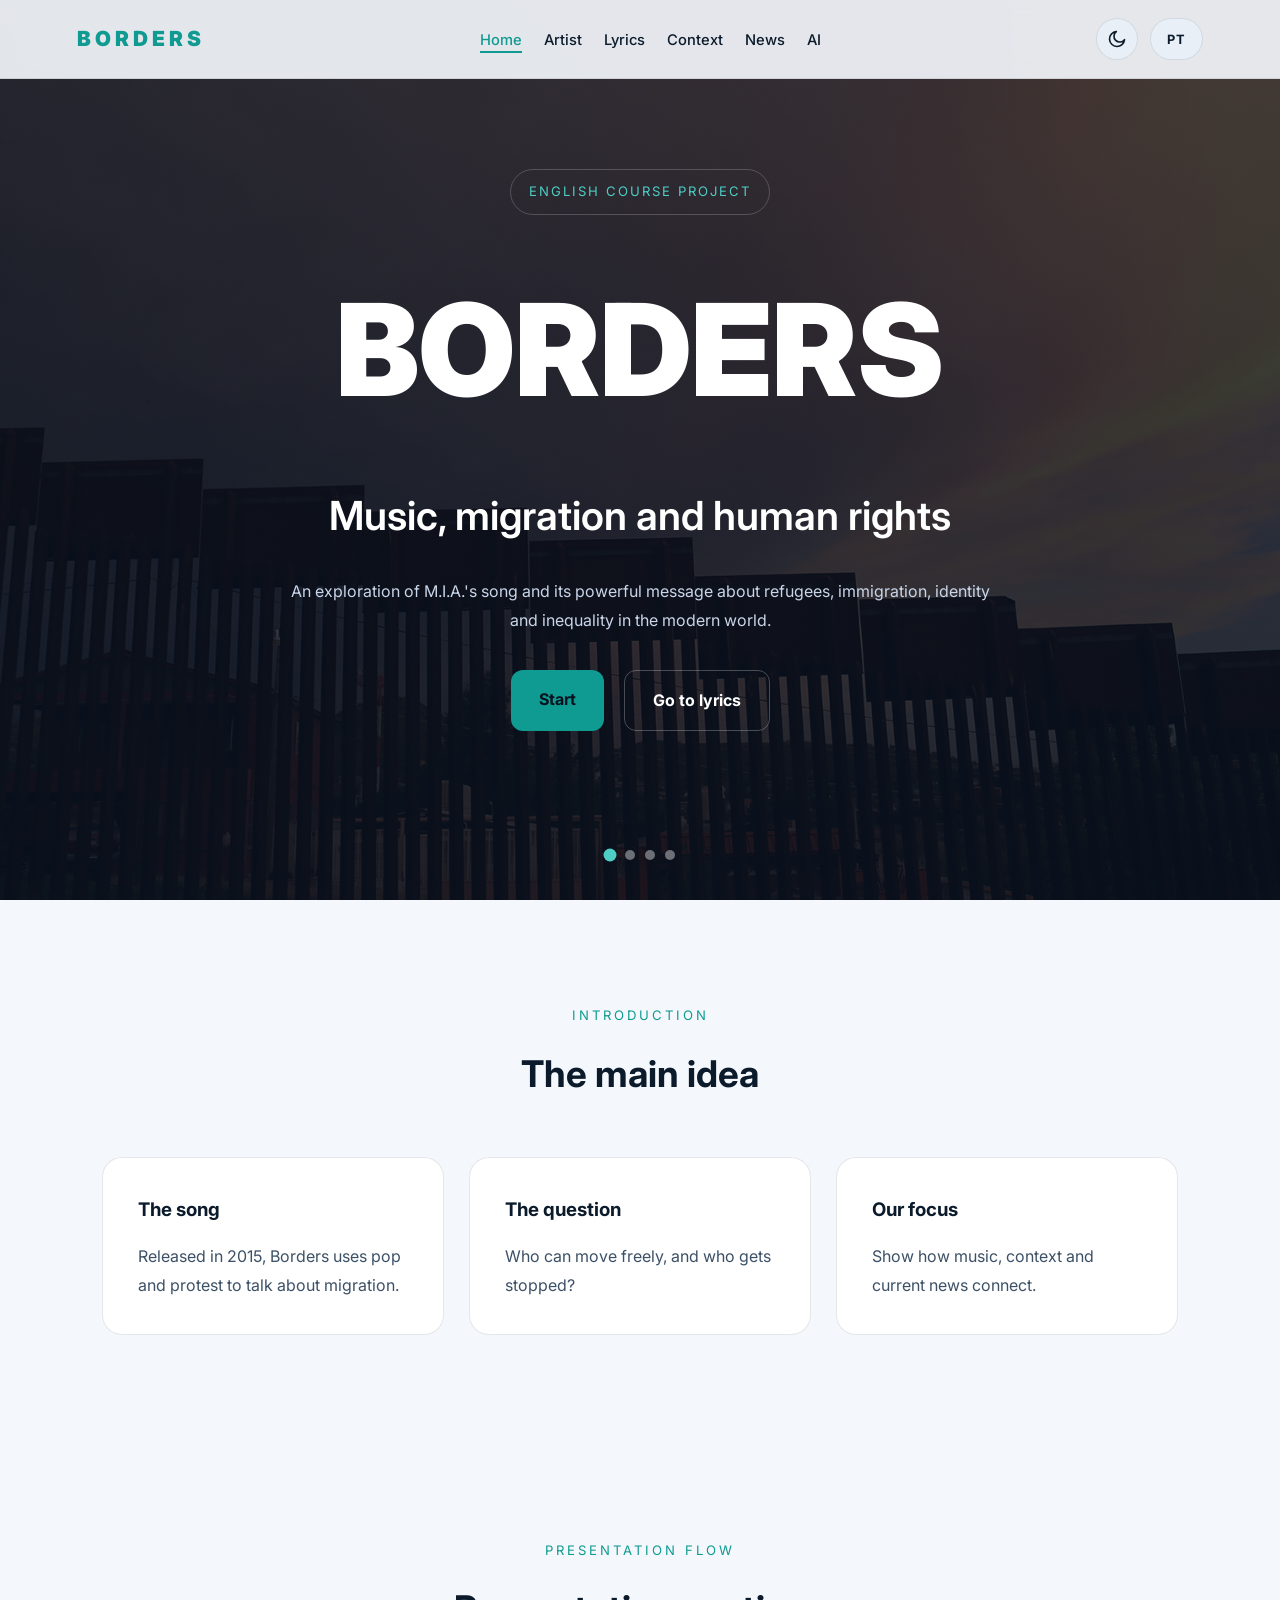
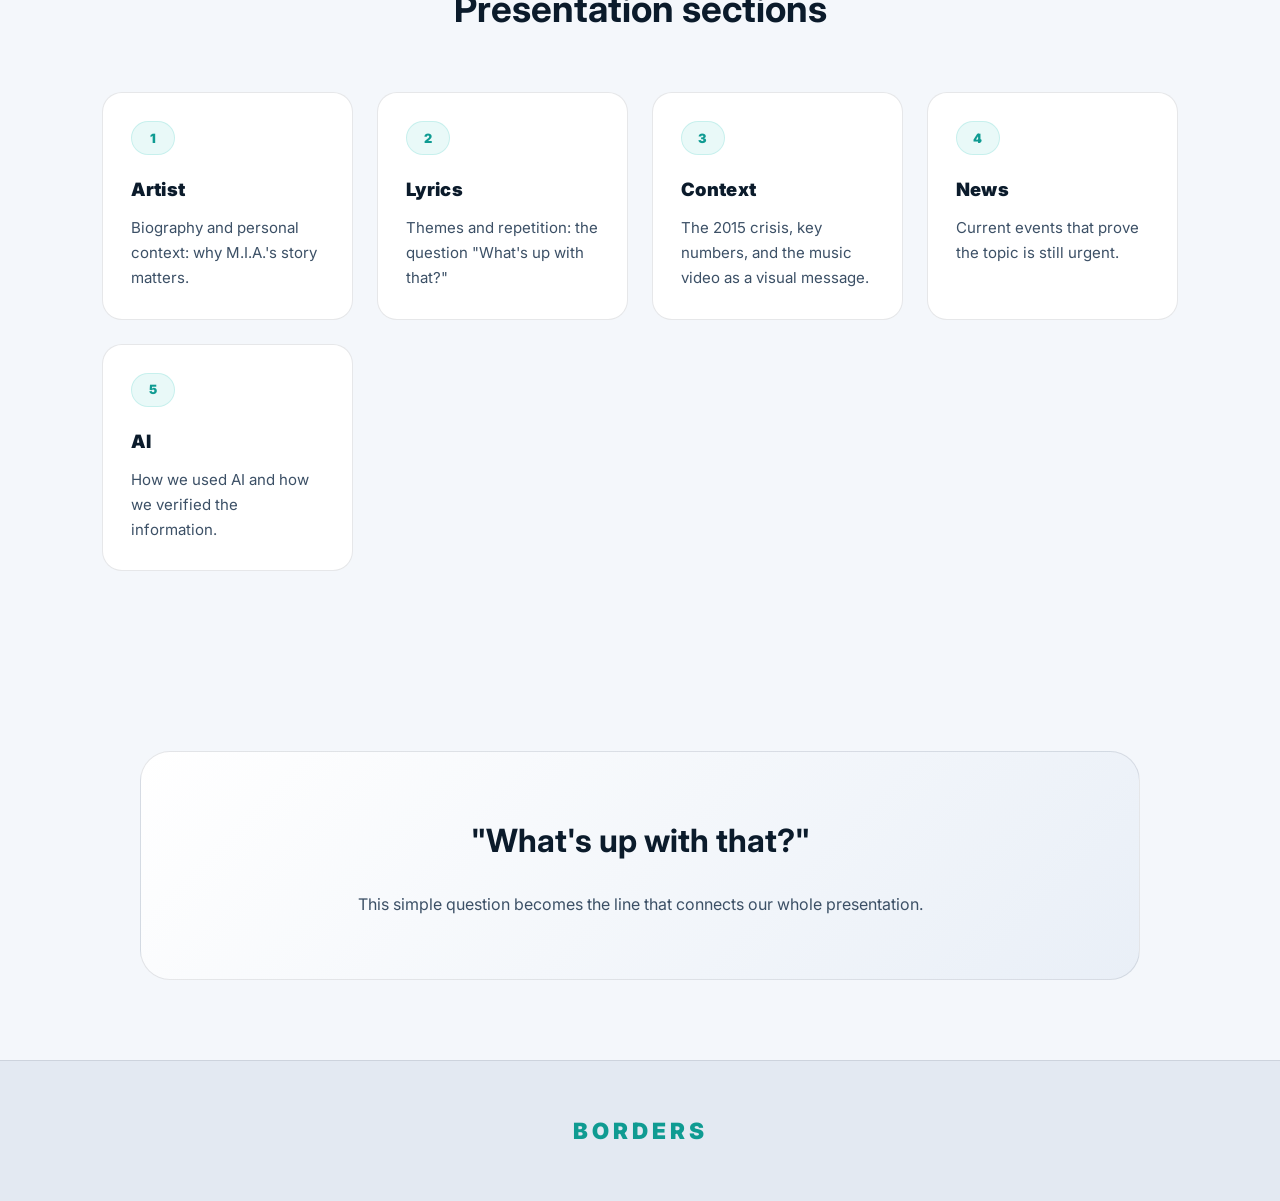
<file: index.html>
<!doctype html>
<html lang="en">
  <head>
    <meta charset="UTF-8" />
    <meta name="viewport" content="width=device-width, initial-scale=1.0" />
    <title data-pt="Borders | Apresentação ao Vivo">Borders | Live Presentation</title>
    <link rel="stylesheet" href="style.css" />
  </head>
  <body>
    <header class="hero">
      <nav class="navbar">
        <div class="logo">BORDERS</div>
        <button class="hamburger" id="hamburger-toggle" aria-label="Toggle menu" aria-expanded="false">
          <span></span>
          <span></span>
          <span></span>
        </button>
        <ul class="menu">
          <li><a href="index.html" data-pt="Início">Home</a></li>
          <li><a href="artista.html" data-pt="Artista">Artist</a></li>
          <li><a href="letra.html" data-pt="Letra">Lyrics</a></li>
          <li><a href="contexto.html" data-pt="Contexto">Context</a></li>
          <li><a href="noticias.html" data-pt="Notícias">News</a></li>
          <li><a href="ia.html" data-pt="IA">AI</a></li>
        </ul>
        <div class="nav-actions">
          <button class="nav-btn" id="theme-toggle" aria-label="Switch to light mode">
            <svg class="theme-icon-sun" viewBox="0 0 24 24" fill="none" stroke-width="2" stroke-linecap="round" stroke-linejoin="round">
              <circle cx="12" cy="12" r="4"></circle>
              <path d="M12 2v2M12 20v2M4.93 4.93l1.41 1.41M17.66 17.66l1.41 1.41M2 12h2M20 12h2M4.93 19.07l1.41-1.41M17.66 6.34l1.41-1.41"></path>
            </svg>
            <svg class="theme-icon-moon" viewBox="0 0 24 24" fill="none" stroke-width="2" stroke-linecap="round" stroke-linejoin="round">
              <path d="M21 12.79A9 9 0 1111.21 3a7 7 0 109.79 9.79z"></path>
            </svg>
          </button>
          <button class="nav-btn lang-btn" id="lang-toggle" aria-label="Mudar para português">PT</button>
        </div>
      </nav>

      <div class="hero-slides">
        <div class="hero-slide is-active" style="background-image: url('img/28-border-wall.jpg')"></div>
        <div class="hero-slide" style="background-image: url('img/Border_USA_Mexico.jpg')"></div>
        <div class="hero-slide" style="background-image: url('img/pngtree-mexican-border-fence-squats-down-at-sunset-picture-image_2655631.png')"></div>
        <div class="hero-slide" style="background-image: url('img/pexels-photo-29655765.jpg')"></div>
      </div>

      <div class="hero-overlay"></div>

      <div class="hero-content">
        <span class="category" data-pt="PROJETO DE INGLÊS">ENGLISH COURSE PROJECT</span>
        <h1>BORDERS</h1>
        <h2 data-pt="Música, migração e direitos humanos">Music, migration and human rights</h2>
        <p data-pt="Uma análise da música de M.I.A. e sua poderosa mensagem sobre refugiados, imigração, identidade e desigualdade no mundo moderno. ">
          An exploration of M.I.A.'s song and its powerful message about refugees, immigration, identity and inequality in the modern world.
        </p>
        <div class="hero-buttons">
          <a href="#intro" class="btn-primary" data-pt="Começar">Start</a>
          <a href="letra.html" class="btn-secondary" data-pt="Ir para a letra">Go to lyrics</a>
        </div>
      </div>

      <div class="hero-dots">
        <button class="hero-dot is-active" aria-label="Slide 1"></button>
        <button class="hero-dot" aria-label="Slide 2"></button>
        <button class="hero-dot" aria-label="Slide 3"></button>
        <button class="hero-dot" aria-label="Slide 4"></button>
      </div>
    </header>

    <main>
      <section id="intro" class="intro-section">
        <div class="section-title">
          <span data-pt="INTRODUÇÃO">INTRODUCTION</span>
          <h2 data-pt="A ideia central">The main idea</h2>
        </div>
        <div class="intro-grid">
          <div class="card">
            <h3 data-pt="A música">The song</h3>
            <p data-pt="Lançada em 2015, Borders usa pop e protesto para falar de migração.">
              Released in 2015, Borders uses pop and protest to talk about migration.
            </p>
          </div>
          <div class="card">
            <h3 data-pt="A pergunta">The question</h3>
            <p data-pt="Quem pode circular livremente e quem é barrado?">
              Who can move freely, and who gets stopped?
            </p>
          </div>
          <div class="card">
            <h3 data-pt="Nosso foco">Our focus</h3>
            <p data-pt="Mostrar como música, contexto e notícias se conectam.">
              Show how music, context and current news connect.
            </p>
          </div>
        </div>
      </section>

      <section class="content-section">
        <div class="section-title">
          <span data-pt="FLUXO DA APRESENTAÇÃO">PRESENTATION FLOW</span>
          <h2 data-pt="Seções da apresentação">Presentation sections</h2>
        </div>
        <ol class="flow-list">
          <li>
            <a href="artista.html">
              <span class="step">1</span>
              <span class="flow-text">
                <span class="flow-title" data-pt="Artista">Artist</span>
                <span
                  class="flow-desc"
                  data-pt="Biografia e contexto pessoal: por que a história de M.I.A. importa."
                >
                  Biography and personal context: why M.I.A.'s story matters.
                </span>
              </span>
            </a>
          </li>
          <li>
            <a href="letra.html">
              <span class="step">2</span>
              <span class="flow-text">
                <span class="flow-title" data-pt="Letra">Lyrics</span>
                <span
                  class="flow-desc"
                  data-pt="Temas e repetição: a pergunta &quot;What’s up with that?&quot;."
                >
                  Themes and repetition: the question "What's up with that?"
                </span>
              </span>
            </a>
          </li>
          <li>
            <a href="contexto.html">
              <span class="step">3</span>
              <span class="flow-text">
                <span class="flow-title" data-pt="Contexto">Context</span>
                <span
                  class="flow-desc"
                  data-pt="Crise de 2015, números e o videoclipe como mensagem visual."
                >
                  The 2015 crisis, key numbers, and the music video as a visual message.
                </span>
              </span>
            </a>
          </li>
          <li>
            <a href="noticias.html">
              <span class="step">4</span>
              <span class="flow-text">
                <span class="flow-title" data-pt="Notícias">News</span>
                <span
                  class="flow-desc"
                  data-pt="Atualidades que provam que o tema continua urgente."
                >
                  Current events that prove the topic is still urgent.
                </span>
              </span>
            </a>
          </li>
          <li>
            <a href="ia.html">
              <span class="step">5</span>
              <span class="flow-text">
                <span class="flow-title" data-pt="IA">AI</span>
                <span
                  class="flow-desc"
                  data-pt="Como usamos IA e como verificamos as informações."
                >
                  How we used AI and how we verified the information.
                </span>
              </span>
            </a>
          </li>
        </ol>
      </section>

      <section class="quote-section">
        <div class="quote-box">
          <h2 data-pt='"O que há de errado com isso?"'>"What's up with that?"</h2>
          <p data-pt="Essa pergunta simples vira a linha que conecta toda a nossa apresentação.">
            This simple question becomes the line that connects our whole presentation.
          </p>
        </div>
      </section>
    </main>

    <footer>
      <a href="#" class="footer-logo">BORDERS</a>
    </footer>
    <script src="script.js"></script>
  </body>
</html>
</file>
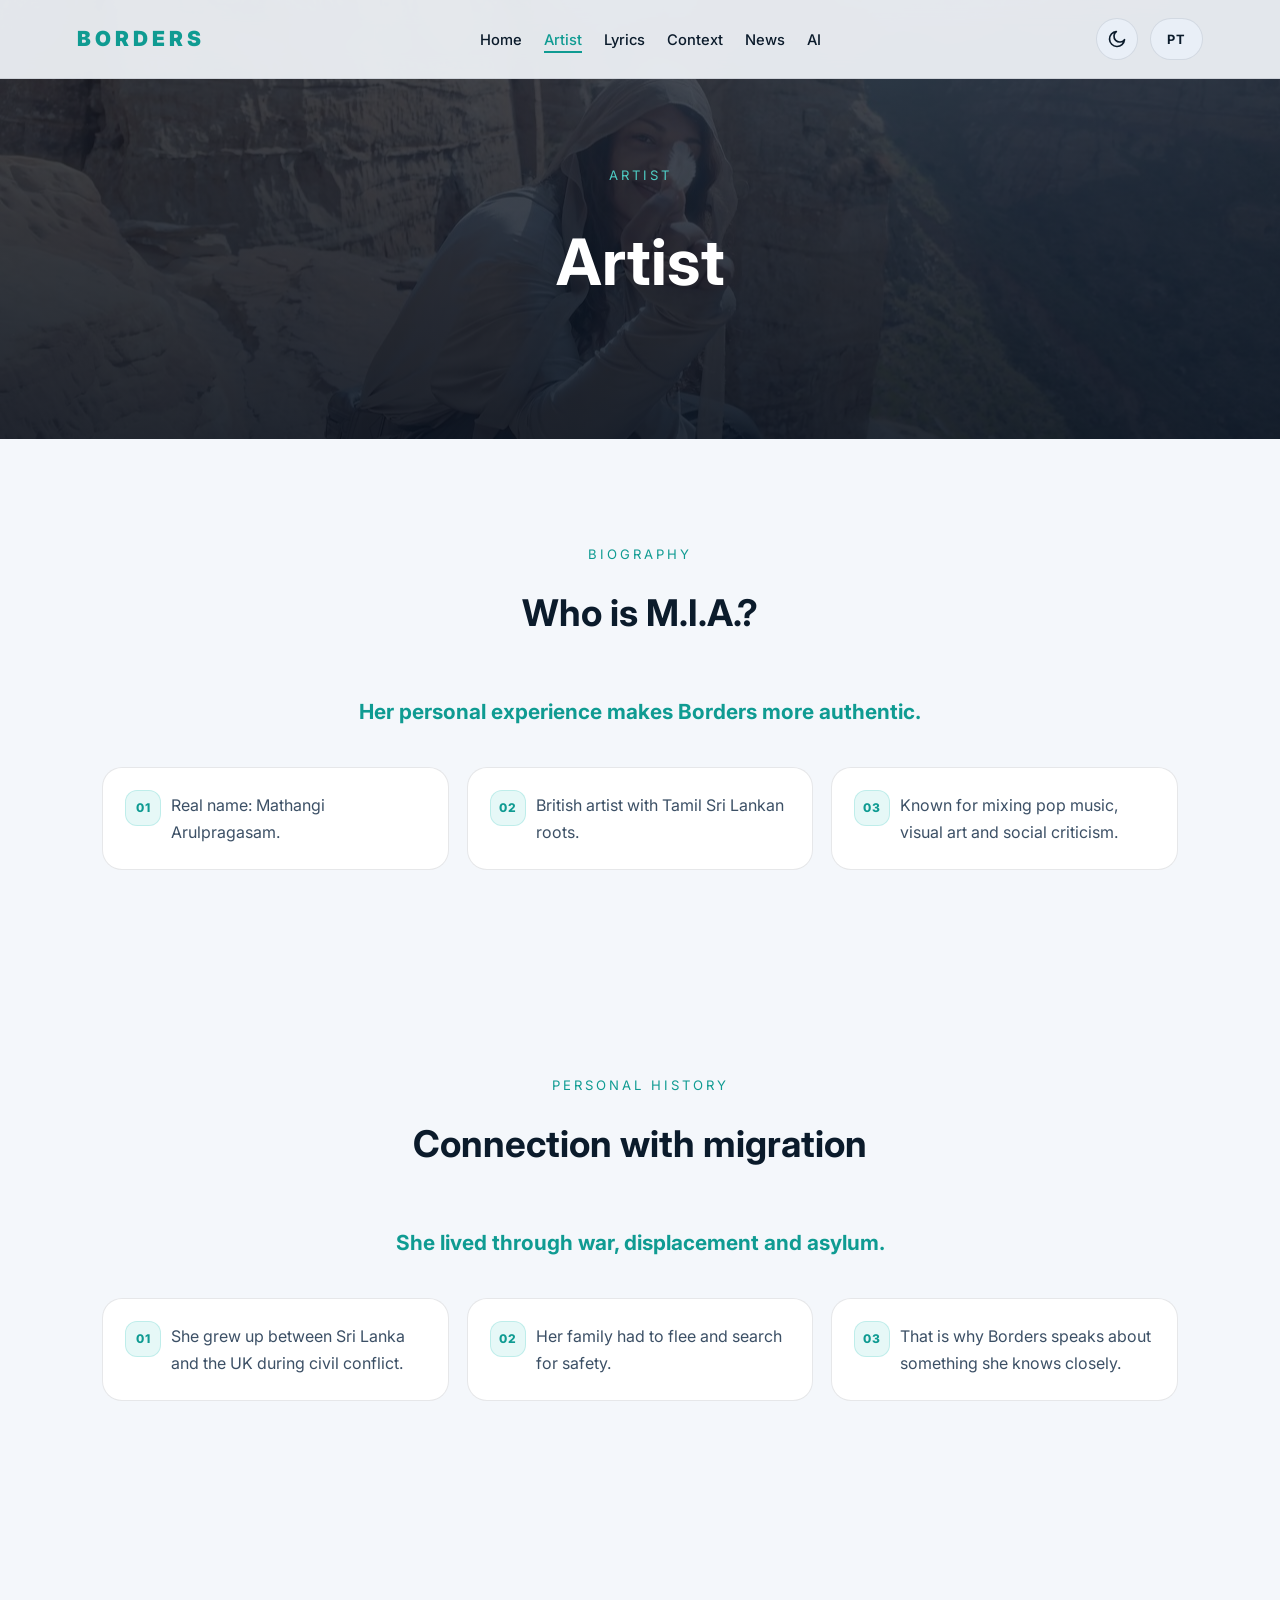
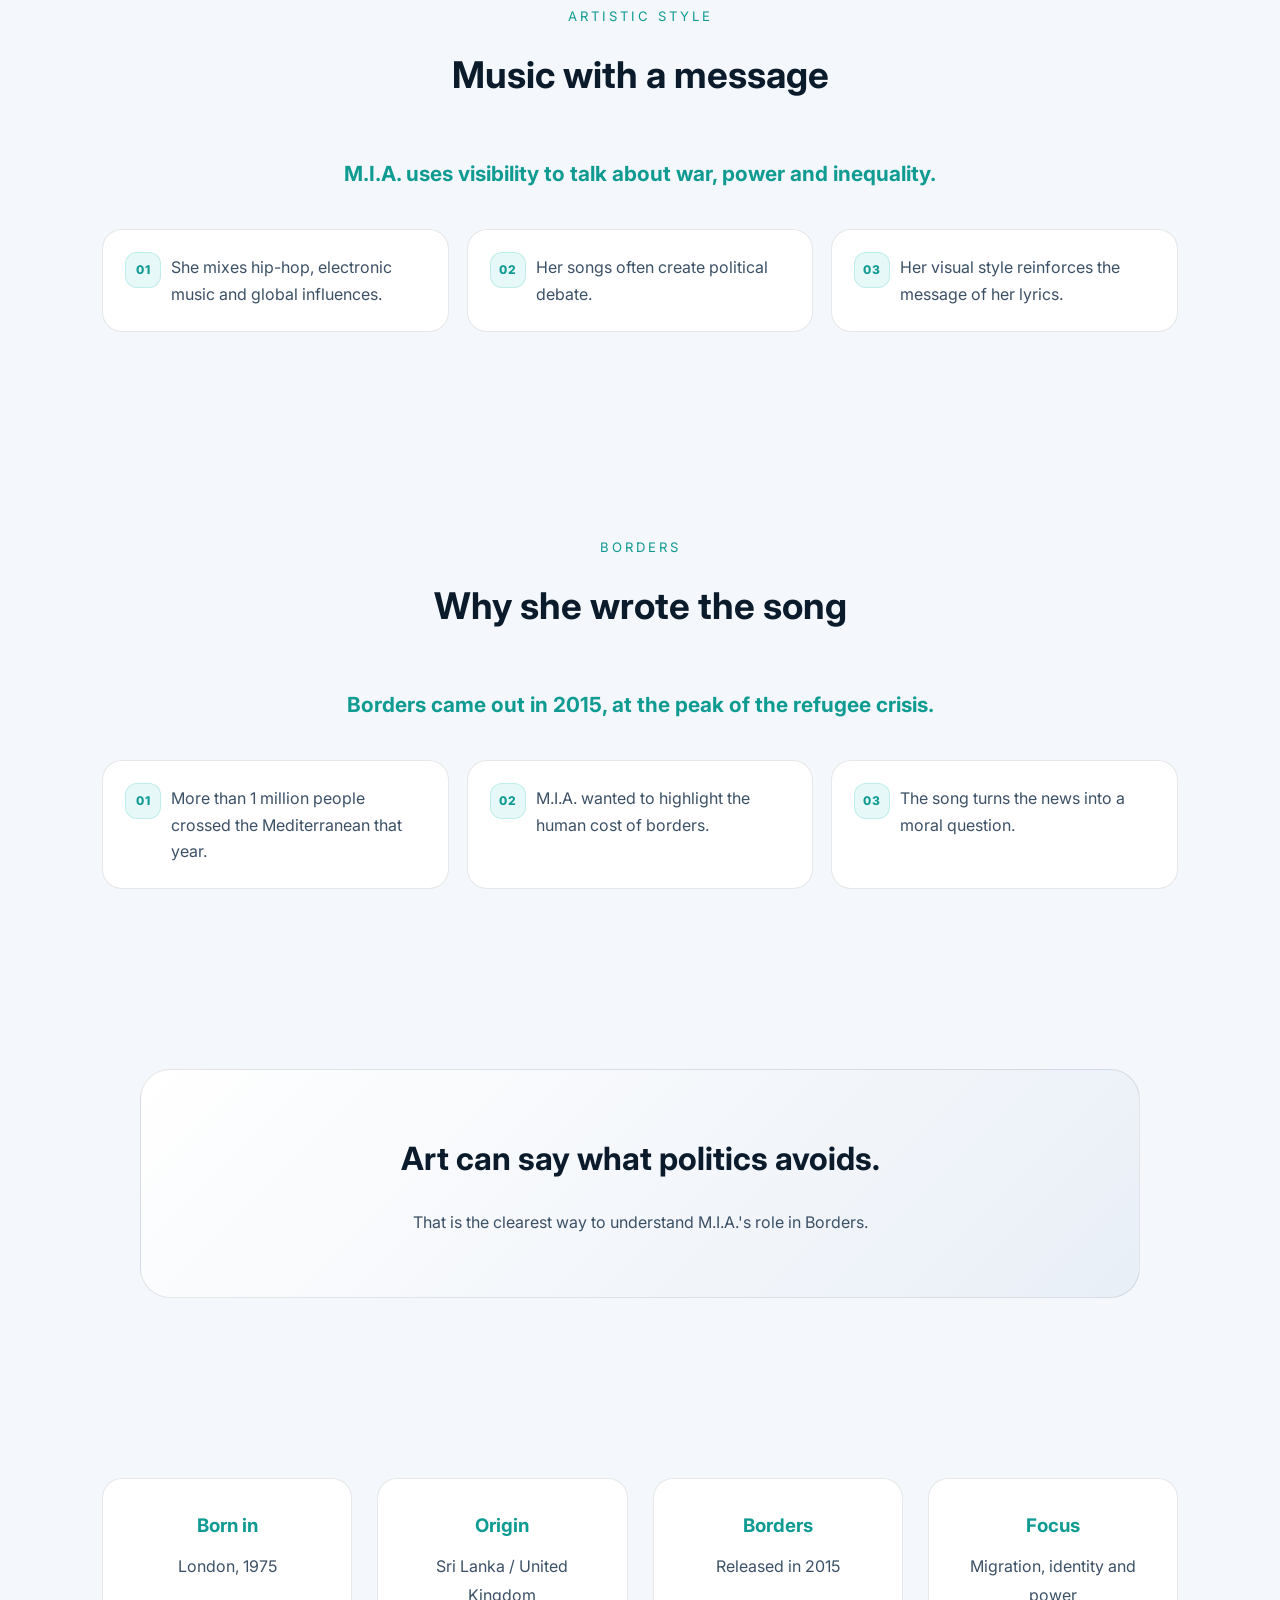
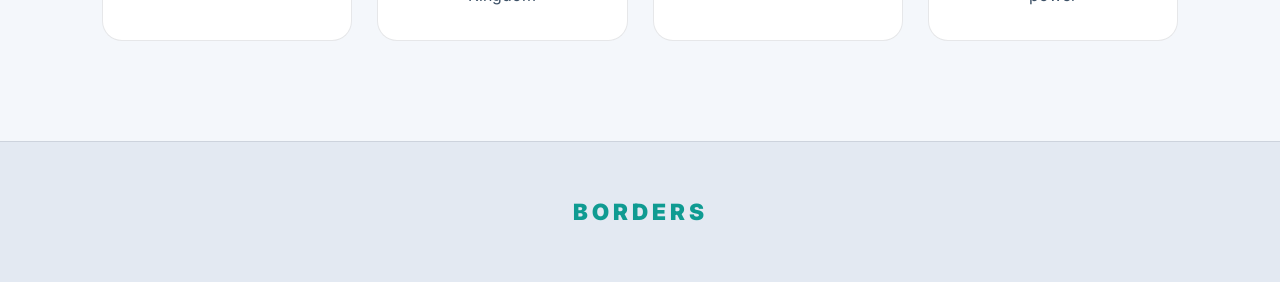
<file: artista.html>
<!doctype html>
<html lang="en">
  <head>
    <meta charset="UTF-8" />
    <meta name="viewport" content="width=device-width, initial-scale=1.0" />
    <title data-pt="Artista | Borders">Artist | Borders</title>
    <link rel="stylesheet" href="style.css" />
  </head>
  <body>
    <header class="page-hero" style="background: linear-gradient(rgba(7, 17, 31, 0.7), rgba(7, 17, 31, 0.88)), url('img/maxresdefault.jpg'); background-size: cover; background-position: center; background-repeat: no-repeat;">

<nav class="navbar">
  <div class="logo">BORDERS</div>
  <button class="hamburger" id="hamburger-toggle" aria-label="Toggle menu" aria-expanded="false">
    <span></span>
    <span></span>
    <span></span>
  </button>
  <ul class="menu">
    <li><a href="index.html" data-pt="Início">Home</a></li>
    <li><a href="artista.html" data-pt="Artista">Artist</a></li>
    <li><a href="letra.html" data-pt="Letra">Lyrics</a></li>
    <li><a href="contexto.html" data-pt="Contexto">Context</a></li>
    <li><a href="noticias.html" data-pt="Notícias">News</a></li>
    <li><a href="ia.html" data-pt="IA">AI</a></li>
  </ul>
  <div class="nav-actions">
    <button class="nav-btn" id="theme-toggle" aria-label="Switch to light mode">
      <svg class="theme-icon-sun" viewBox="0 0 24 24" fill="none" stroke-width="2" stroke-linecap="round" stroke-linejoin="round">
        <circle cx="12" cy="12" r="4"></circle>
        <path d="M12 2v2M12 20v2M4.93 4.93l1.41 1.41M17.66 17.66l1.41 1.41M2 12h2M20 12h2M4.93 19.07l1.41-1.41M17.66 6.34l1.41-1.41"></path>
      </svg>
      <svg class="theme-icon-moon" viewBox="0 0 24 24" fill="none" stroke-width="2" stroke-linecap="round" stroke-linejoin="round">
        <path d="M21 12.79A9 9 0 1111.21 3a7 7 0 109.79 9.79z"></path>
      </svg>
    </button>
    <button class="nav-btn lang-btn" id="lang-toggle" aria-label="Mudar para português">PT</button>
  </div>
</nav>

      <div class="page-title">
        <span data-pt="ARTISTA">ARTIST</span>
        <h1 data-pt="Artista">Artist</h1>
      </div>
    </header>
    <main>

<section class="content-section">
  <div class="section-title">
    <span data-pt="BIOGRAFIA">BIOGRAPHY</span>
    <h2 data-pt="Quem é M.I.A.?">Who is M.I.A.?</h2>
  </div>
  <p class="key-line" data-pt="A experiência pessoal dela torna Borders mais autêntica.">Her personal experience makes Borders more authentic.</p>
  <div class="content-card">
    <ul class="talk-points">
      <li data-pt="Nome real: Mathangi Arulpragasam.">Real name: Mathangi Arulpragasam.</li>
      <li data-pt="Artista britânica com origem tâmil do Sri Lanka.">British artist with Tamil Sri Lankan roots.</li>
      <li data-pt="Conhecida por unir música pop, arte visual e crítica social.">Known for mixing pop music, visual art and social criticism.</li>
    </ul>
  </div>
</section>

<section class="content-section">
  <div class="section-title">
    <span data-pt="HISTÓRIA PESSOAL">PERSONAL HISTORY</span>
    <h2 data-pt="Ligação com migração">Connection with migration</h2>
  </div>
  <p class="key-line" data-pt="Ela viveu guerra, deslocamento e pedido de asilo.">She lived through war, displacement and asylum.</p>
  <div class="content-card">
    <ul class="talk-points">
      <li data-pt="Cresceu entre Sri Lanka e Reino Unido durante conflito civil.">She grew up between Sri Lanka and the UK during civil conflict.</li>
      <li data-pt="A família precisou fugir e buscar segurança.">Her family had to flee and search for safety.</li>
      <li data-pt="Por isso, Borders fala de algo que ela conhece de perto.">That is why Borders speaks about something she knows closely.</li>
    </ul>
  </div>
</section>

<section class="content-section">
  <div class="section-title">
    <span data-pt="ESTILO ARTÍSTICO">ARTISTIC STYLE</span>
    <h2 data-pt="Música com mensagem">Music with a message</h2>
  </div>
  <p class="key-line" data-pt="M.I.A. usa visibilidade para falar de guerra, poder e desigualdade.">M.I.A. uses visibility to talk about war, power and inequality.</p>
  <div class="content-card">
    <ul class="talk-points">
      <li data-pt="Mistura hip-hop, eletrônica e influências globais.">She mixes hip-hop, electronic music and global influences.</li>
      <li data-pt="Suas músicas costumam provocar debate político.">Her songs often create political debate.</li>
      <li data-pt="A estética visual dela reforça a mensagem das letras.">Her visual style reinforces the message of her lyrics.</li>
    </ul>
  </div>
</section>

<section class="content-section">
  <div class="section-title">
    <span>BORDERS</span>
    <h2 data-pt="Por que ela escreveu a música">Why she wrote the song</h2>
  </div>
  <p class="key-line" data-pt="Borders saiu em 2015, no auge da crise de refugiados.">Borders came out in 2015, at the peak of the refugee crisis.</p>
  <div class="content-card">
    <ul class="talk-points">
      <li data-pt="Mais de 1 milhão de pessoas cruzaram o Mediterrâneo naquele ano.">More than 1 million people crossed the Mediterranean that year.</li>
      <li data-pt="M.I.A. quis chamar atenção para o custo humano das fronteiras.">M.I.A. wanted to highlight the human cost of borders.</li>
      <li data-pt="A música transforma notícia em pergunta moral.">The song turns the news into a moral question.</li>
    </ul>
  </div>
</section>

<section class="quote-section">
  <div class="quote-box">
    <h2 data-pt="A arte pode dizer o que a política evita.">Art can say what politics avoids.</h2>
    <p data-pt="Essa é a melhor forma de entender o papel de M.I.A. em Borders.">That is the clearest way to understand M.I.A.'s role in Borders.</p>
  </div>
</section>

<section class="analysis-grid">
  <div class="analysis-box">
    <h3 data-pt="Nascida em">Born in</h3>
    <p>London, 1975</p>
  </div>
  <div class="analysis-box">
    <h3 data-pt="Origem">Origin</h3>
    <p data-pt="Sri Lanka / Reino Unido">Sri Lanka / United Kingdom</p>
  </div>
  <div class="analysis-box">
    <h3 data-pt="Borders">Borders</h3>
    <p data-pt="Lançada em 2015">Released in 2015</p>
  </div>
  <div class="analysis-box">
    <h3 data-pt="Foco">Focus</h3>
    <p data-pt="Migração, identidade e poder">Migration, identity and power</p>
  </div>
</section>

    </main>

<footer>
  <a href="#" class="footer-logo">BORDERS</a>
</footer>
<script src="script.js"></script>

  </body>
</html>
</file>
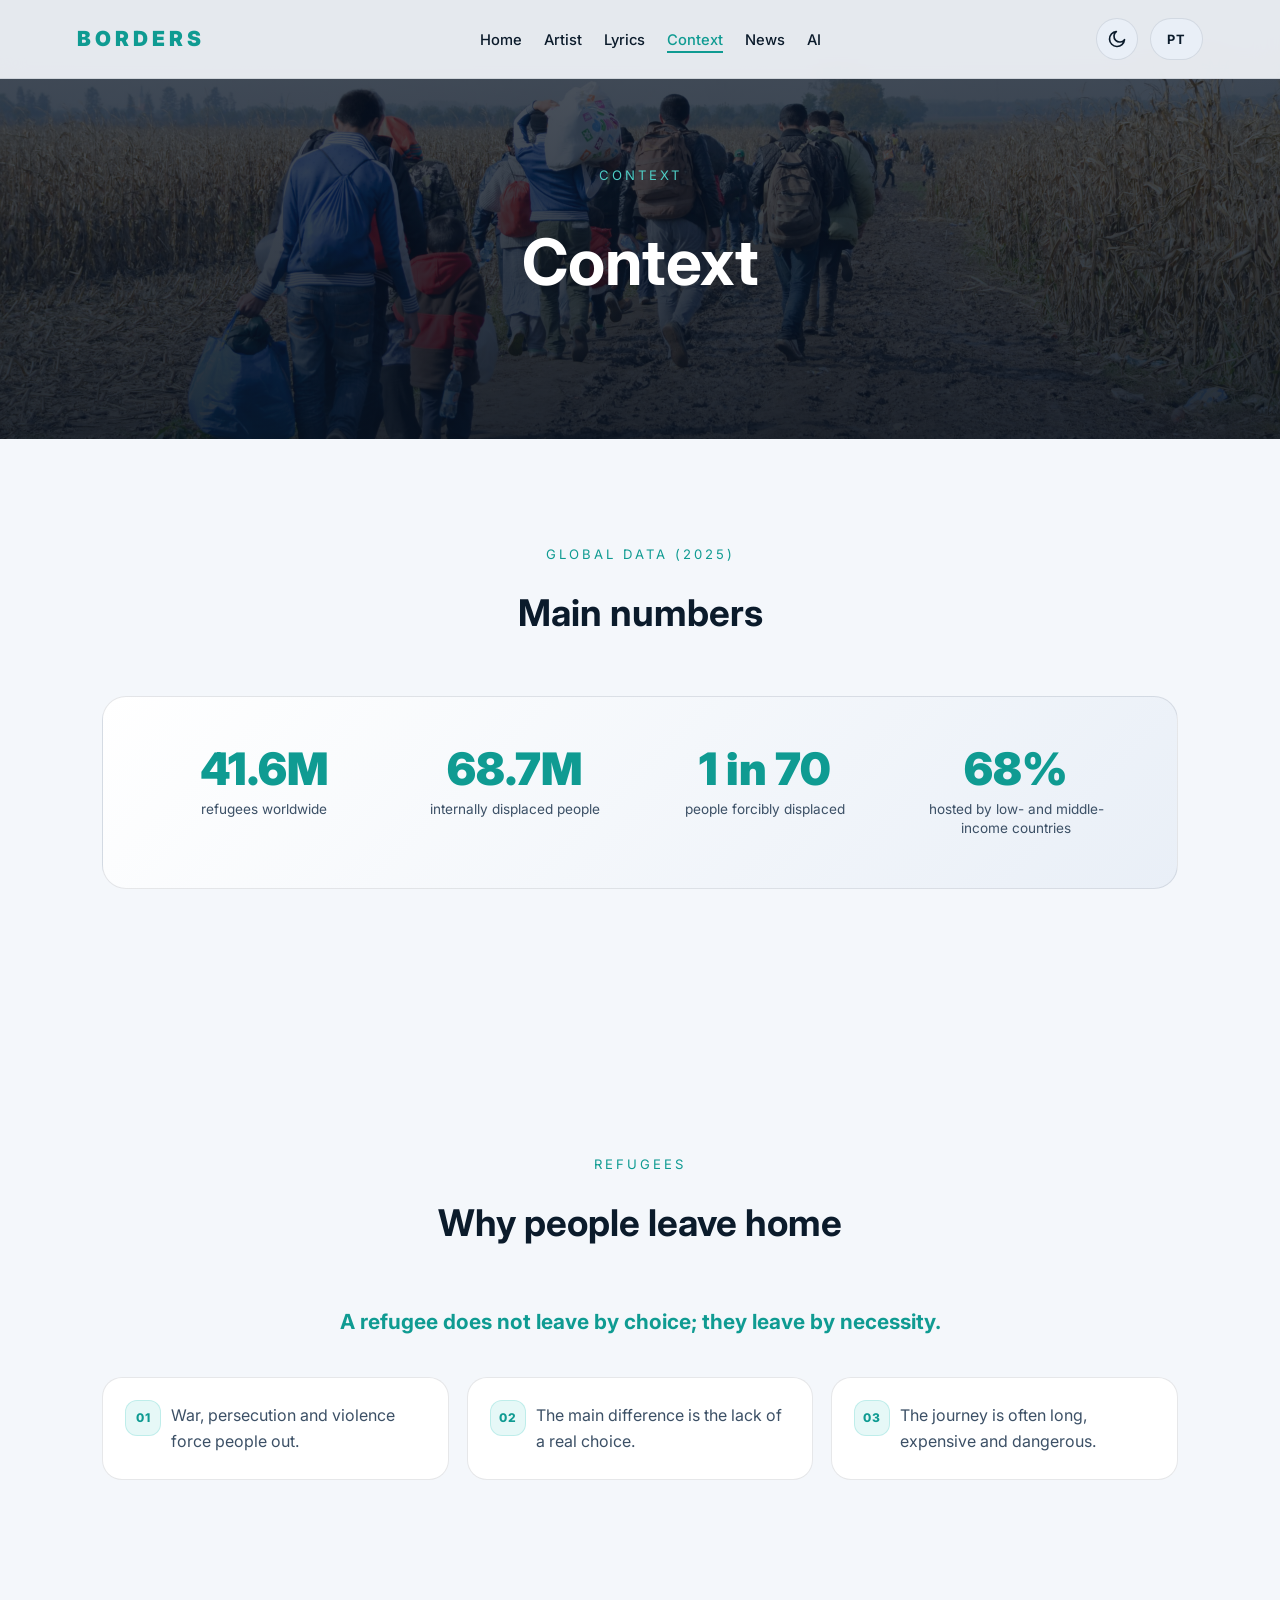
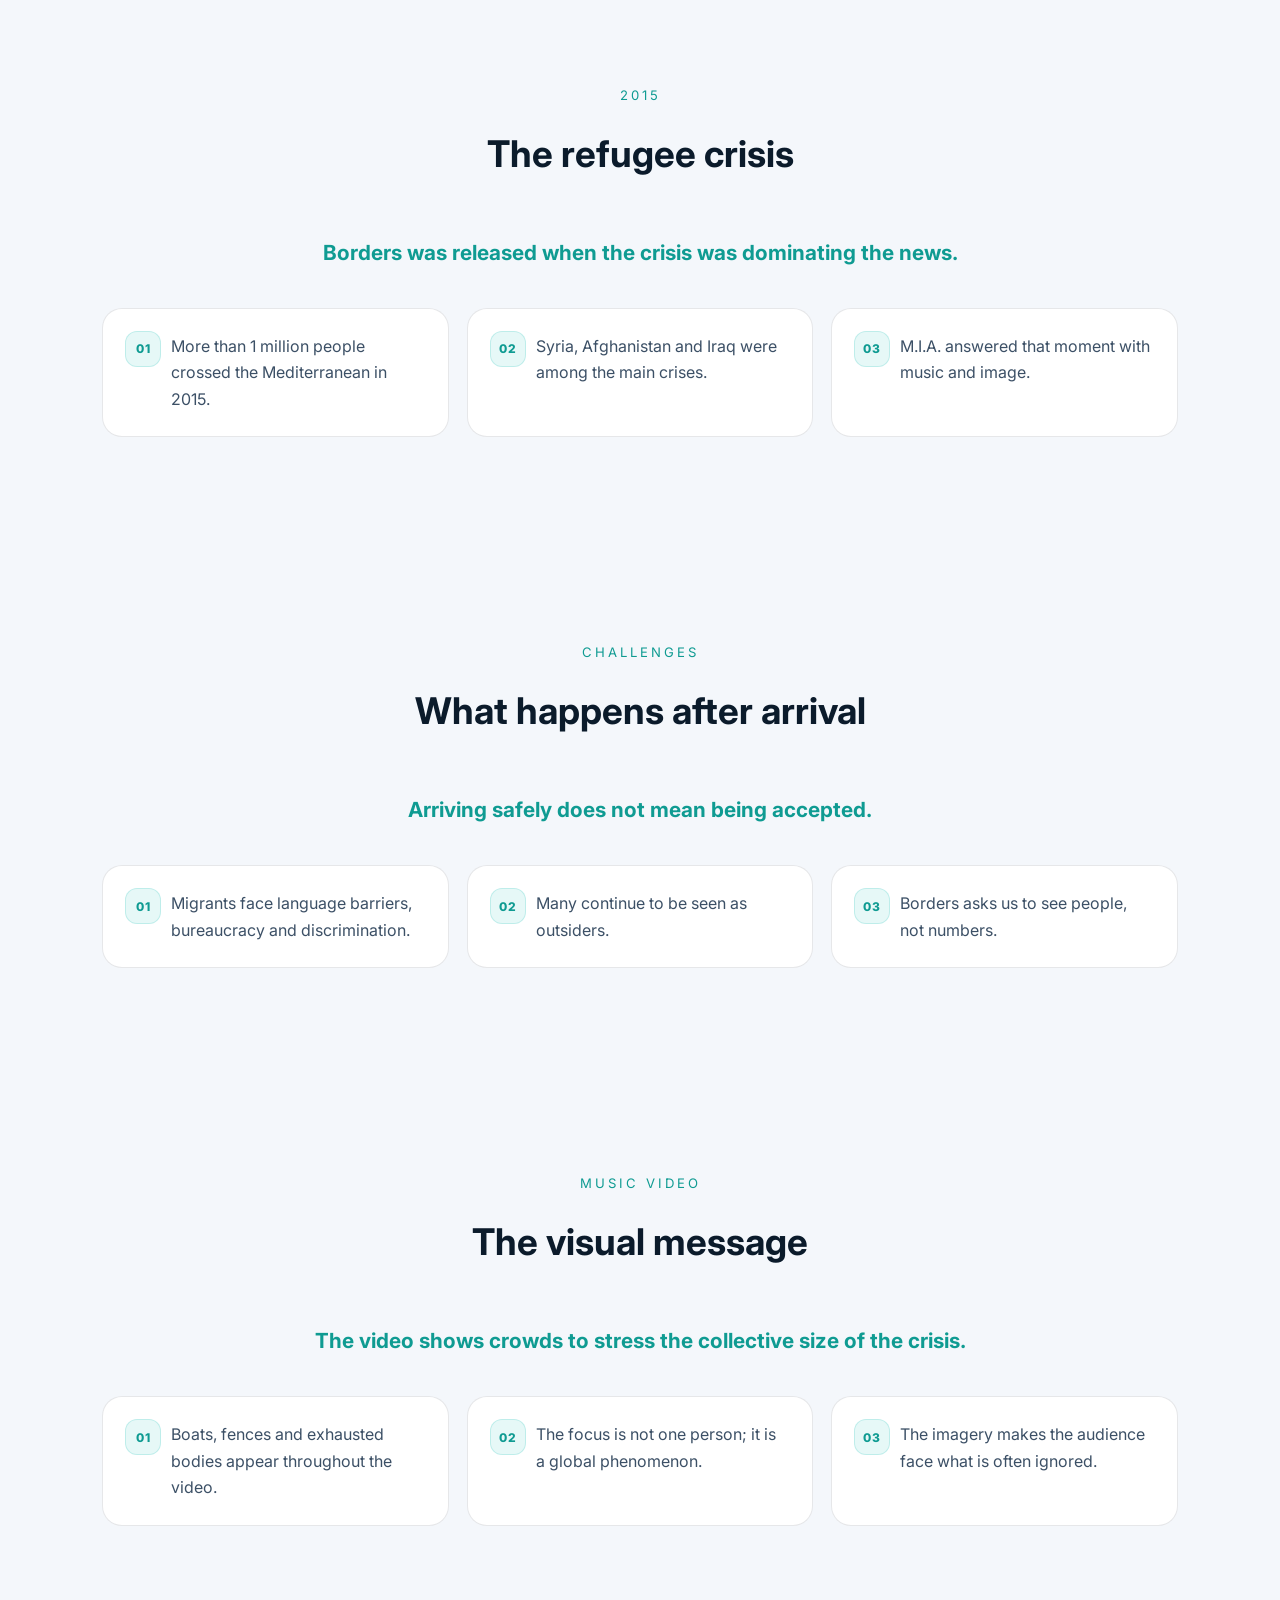
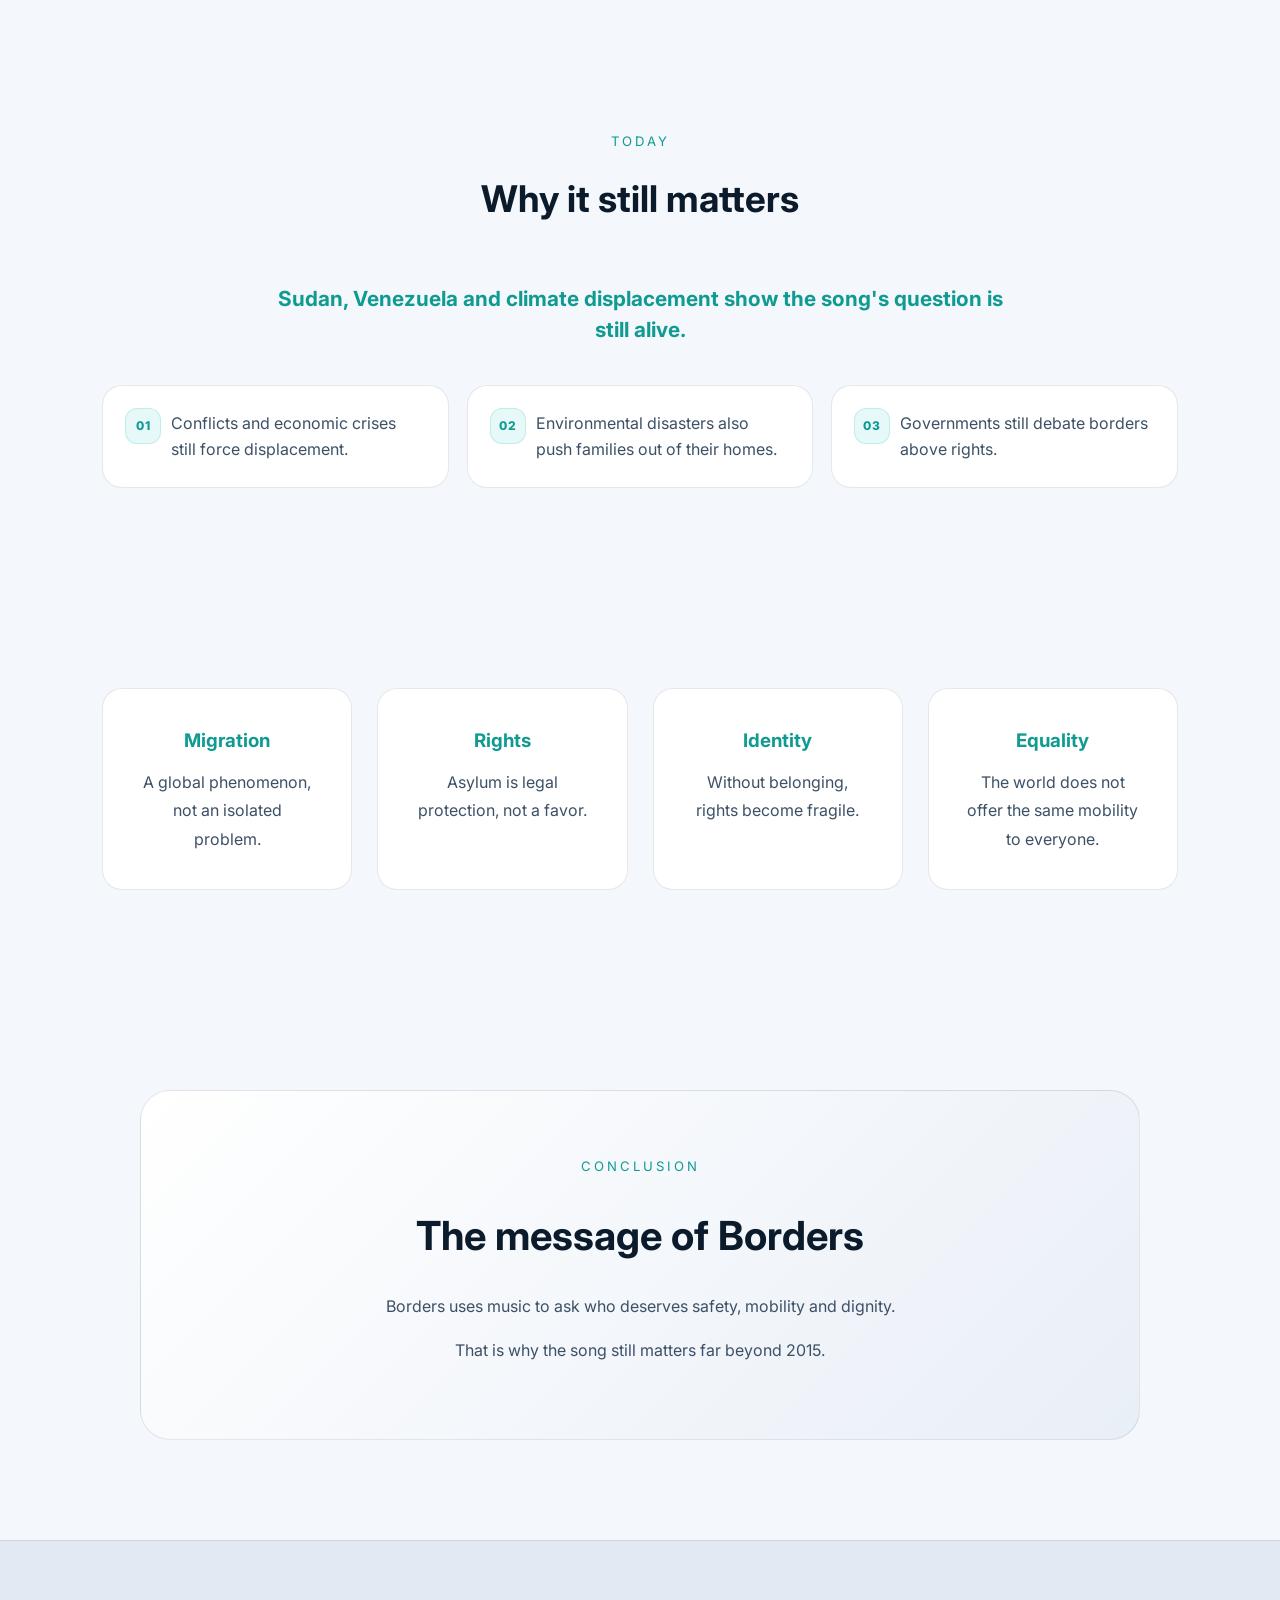
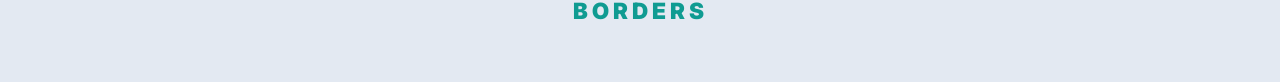
<file: contexto.html>
<!doctype html>
<html lang="en">
  <head>
    <meta charset="UTF-8" />
    <meta name="viewport" content="width=device-width, initial-scale=1.0" />
    <title data-pt="Contexto | Borders">Context | Borders</title>
    <link rel="stylesheet" href="style.css" />
  </head>
  <body>
    <header class="page-hero" style="background: linear-gradient(rgba(7,17,31,.7),rgba(7,17,31,.88)), url('img/AdobeStock_355273103-scaled-1.jpeg'); background-size:cover; background-position:center; background-repeat:no-repeat;">

<nav class="navbar">
  <div class="logo">BORDERS</div>
  <button class="hamburger" id="hamburger-toggle" aria-label="Toggle menu" aria-expanded="false">
    <span></span>
    <span></span>
    <span></span>
  </button>
  <ul class="menu">
    <li><a href="index.html" data-pt="Início">Home</a></li>
    <li><a href="artista.html" data-pt="Artista">Artist</a></li>
    <li><a href="letra.html" data-pt="Letra">Lyrics</a></li>
    <li><a href="contexto.html" data-pt="Contexto">Context</a></li>
    <li><a href="noticias.html" data-pt="Notícias">News</a></li>
    <li><a href="ia.html" data-pt="IA">AI</a></li>
  </ul>
  <div class="nav-actions">
    <button class="nav-btn" id="theme-toggle" aria-label="Switch to light mode">
      <svg class="theme-icon-sun" viewBox="0 0 24 24" fill="none" stroke-width="2" stroke-linecap="round" stroke-linejoin="round">
        <circle cx="12" cy="12" r="4"></circle>
        <path d="M12 2v2M12 20v2M4.93 4.93l1.41 1.41M17.66 17.66l1.41 1.41M2 12h2M20 12h2M4.93 19.07l1.41-1.41M17.66 6.34l1.41-1.41"></path>
      </svg>
      <svg class="theme-icon-moon" viewBox="0 0 24 24" fill="none" stroke-width="2" stroke-linecap="round" stroke-linejoin="round">
        <path d="M21 12.79A9 9 0 1111.21 3a7 7 0 109.79 9.79z"></path>
      </svg>
    </button>
    <button class="nav-btn lang-btn" id="lang-toggle" aria-label="Mudar para português">PT</button>
  </div>
</nav>

      <div class="page-title">
        <span data-pt="CONTEXTO">CONTEXT</span>
        <h1 data-pt="Contexto">Context</h1>
      </div>
    </header>
    <main>

<section class="content-section">
  <div class="section-title">
    <span data-pt="DADOS GLOBAIS (2025)">GLOBAL DATA (2025)</span>
    <h2 data-pt="Números principais">Main numbers</h2>
  </div>
  <div class="stat-banner">
    <div class="stat-item">
      <div class="stat-number">41.6M</div>
      <div class="stat-label" data-pt="refugiados no mundo">refugees worldwide</div>
    </div>
    <div class="stat-item">
      <div class="stat-number">68.7M</div>
      <div class="stat-label" data-pt="deslocados internos">internally displaced people</div>
    </div>
    <div class="stat-item">
      <div class="stat-number">1 in 70</div>
      <div class="stat-label" data-pt="pessoas forçadas a se deslocar">people forcibly displaced</div>
    </div>
    <div class="stat-item">
      <div class="stat-number">68%</div>
      <div class="stat-label" data-pt="acolhidos por países de baixa e média renda">hosted by low- and middle-income countries</div>
    </div>
  </div>
</section>

<section class="content-section">
  <div class="section-title">
    <span data-pt="REFUGIADOS">REFUGEES</span>
    <h2 data-pt="Por que as pessoas saem de casa">Why people leave home</h2>
  </div>
  <p class="key-line" data-pt="Refugiado não foge por escolha; foge por necessidade.">A refugee does not leave by choice; they leave by necessity.</p>
  <div class="content-card">
    <ul class="talk-points">
      <li data-pt="Guerras, perseguição e violência forçam a saída.">War, persecution and violence force people out.</li>
      <li data-pt="A diferença principal é a falta de escolha real.">The main difference is the lack of a real choice.</li>
      <li data-pt="A jornada costuma ser longa, cara e perigosa.">The journey is often long, expensive and dangerous.</li>
    </ul>
  </div>
</section>

<section class="content-section">
  <div class="section-title">
    <span data-pt="2015">2015</span>
    <h2 data-pt="A crise dos refugiados">The refugee crisis</h2>
  </div>
  <p class="key-line" data-pt="Borders nasceu no mesmo momento em que a crise dominava o noticiário.">Borders was released when the crisis was dominating the news.</p>
  <div class="content-card">
    <ul class="talk-points">
      <li data-pt="Mais de 1 milhão de pessoas cruzaram o Mediterrâneo em 2015.">More than 1 million people crossed the Mediterranean in 2015.</li>
      <li data-pt="Síria, Afeganistão e Iraque estavam entre os focos principais.">Syria, Afghanistan and Iraq were among the main crises.</li>
      <li data-pt="M.I.A. respondeu a esse momento com música e imagem.">M.I.A. answered that moment with music and image.</li>
    </ul>
  </div>
</section>

<section class="content-section">
  <div class="section-title">
    <span data-pt="DESAFIOS">CHALLENGES</span>
    <h2 data-pt="O que acontece depois da chegada">What happens after arrival</h2>
  </div>
  <p class="key-line" data-pt="Chegar em segurança não significa ser aceito.">Arriving safely does not mean being accepted.</p>
  <div class="content-card">
    <ul class="talk-points">
      <li data-pt="Migrantes enfrentam idioma, burocracia e discriminação.">Migrants face language barriers, bureaucracy and discrimination.</li>
      <li data-pt="Muitos continuam sendo vistos como &quot;de fora&quot;.">Many continue to be seen as outsiders.</li>
      <li data-pt="Borders pede que a gente veja pessoas, não números.">Borders asks us to see people, not numbers.</li>
    </ul>
  </div>
</section>

<section class="content-section">
  <div class="section-title">
    <span data-pt="VIDEOCLIPE">MUSIC VIDEO</span>
    <h2 data-pt="A mensagem visual">The visual message</h2>
  </div>
  <p class="key-line" data-pt="O clipe mostra multidões para destacar a dimensão coletiva da crise.">The video shows crowds to stress the collective size of the crisis.</p>
  <div class="content-card">
    <ul class="talk-points">
      <li data-pt="Barcos, cercas e corpos cansados aparecem o tempo todo.">Boats, fences and exhausted bodies appear throughout the video.</li>
      <li data-pt="O foco não é uma pessoa; é um fenômeno global.">The focus is not one person; it is a global phenomenon.</li>
      <li data-pt="A imagem faz o público encarar o que costuma ignorar.">The imagery makes the audience face what is often ignored.</li>
    </ul>
  </div>
</section>

<section class="content-section">
  <div class="section-title">
    <span data-pt="HOJE">TODAY</span>
    <h2 data-pt="Por que continua atual">Why it still matters</h2>
  </div>
  <p class="key-line" data-pt="Sudão, Venezuela e clima mostram que a pergunta da música continua viva.">Sudan, Venezuela and climate displacement show the song's question is still alive.</p>
  <div class="content-card">
    <ul class="talk-points">
      <li data-pt="Conflitos e crises econômicas ainda forçam deslocamentos.">Conflicts and economic crises still force displacement.</li>
      <li data-pt="Desastres ambientais também empurram famílias para fora de casa.">Environmental disasters also push families out of their homes.</li>
      <li data-pt="Governos continuam debatendo fronteiras acima de direitos.">Governments still debate borders above rights.</li>
    </ul>
  </div>
</section>

<section class="stats-section">
  <div class="stat-box">
    <h3 data-pt="Migração">Migration</h3>
    <p data-pt="Fenômeno global, não problema isolado.">A global phenomenon, not an isolated problem.</p>
  </div>
  <div class="stat-box">
    <h3 data-pt="Direitos">Rights</h3>
    <p data-pt="Asilo é proteção legal, não favor.">Asylum is legal protection, not a favor.</p>
  </div>
  <div class="stat-box">
    <h3 data-pt="Identidade">Identity</h3>
    <p data-pt="Sem pertencimento, direitos ficam frágeis.">Without belonging, rights become fragile.</p>
  </div>
  <div class="stat-box">
    <h3 data-pt="Igualdade">Equality</h3>
    <p data-pt="O mundo não oferece a mesma mobilidade a todos.">The world does not offer the same mobility to everyone.</p>
  </div>
</section>

<section class="conclusion-section">
  <div class="conclusion-card">
    <span data-pt="CONCLUSÃO">CONCLUSION</span>
    <h2 data-pt="A mensagem de Borders">The message of Borders</h2>
    <p data-pt="Borders usa música para perguntar quem merece segurança, mobilidade e dignidade.">Borders uses music to ask who deserves safety, mobility and dignity.</p>
    <p data-pt="Por isso, a música continua atual muito além de 2015.">That is why the song still matters far beyond 2015.</p>
  </div>
</section>

    </main>

<footer>
  <a href="#" class="footer-logo">BORDERS</a>
</footer>
<script src="script.js"></script>

  </body>
</html>
</file>
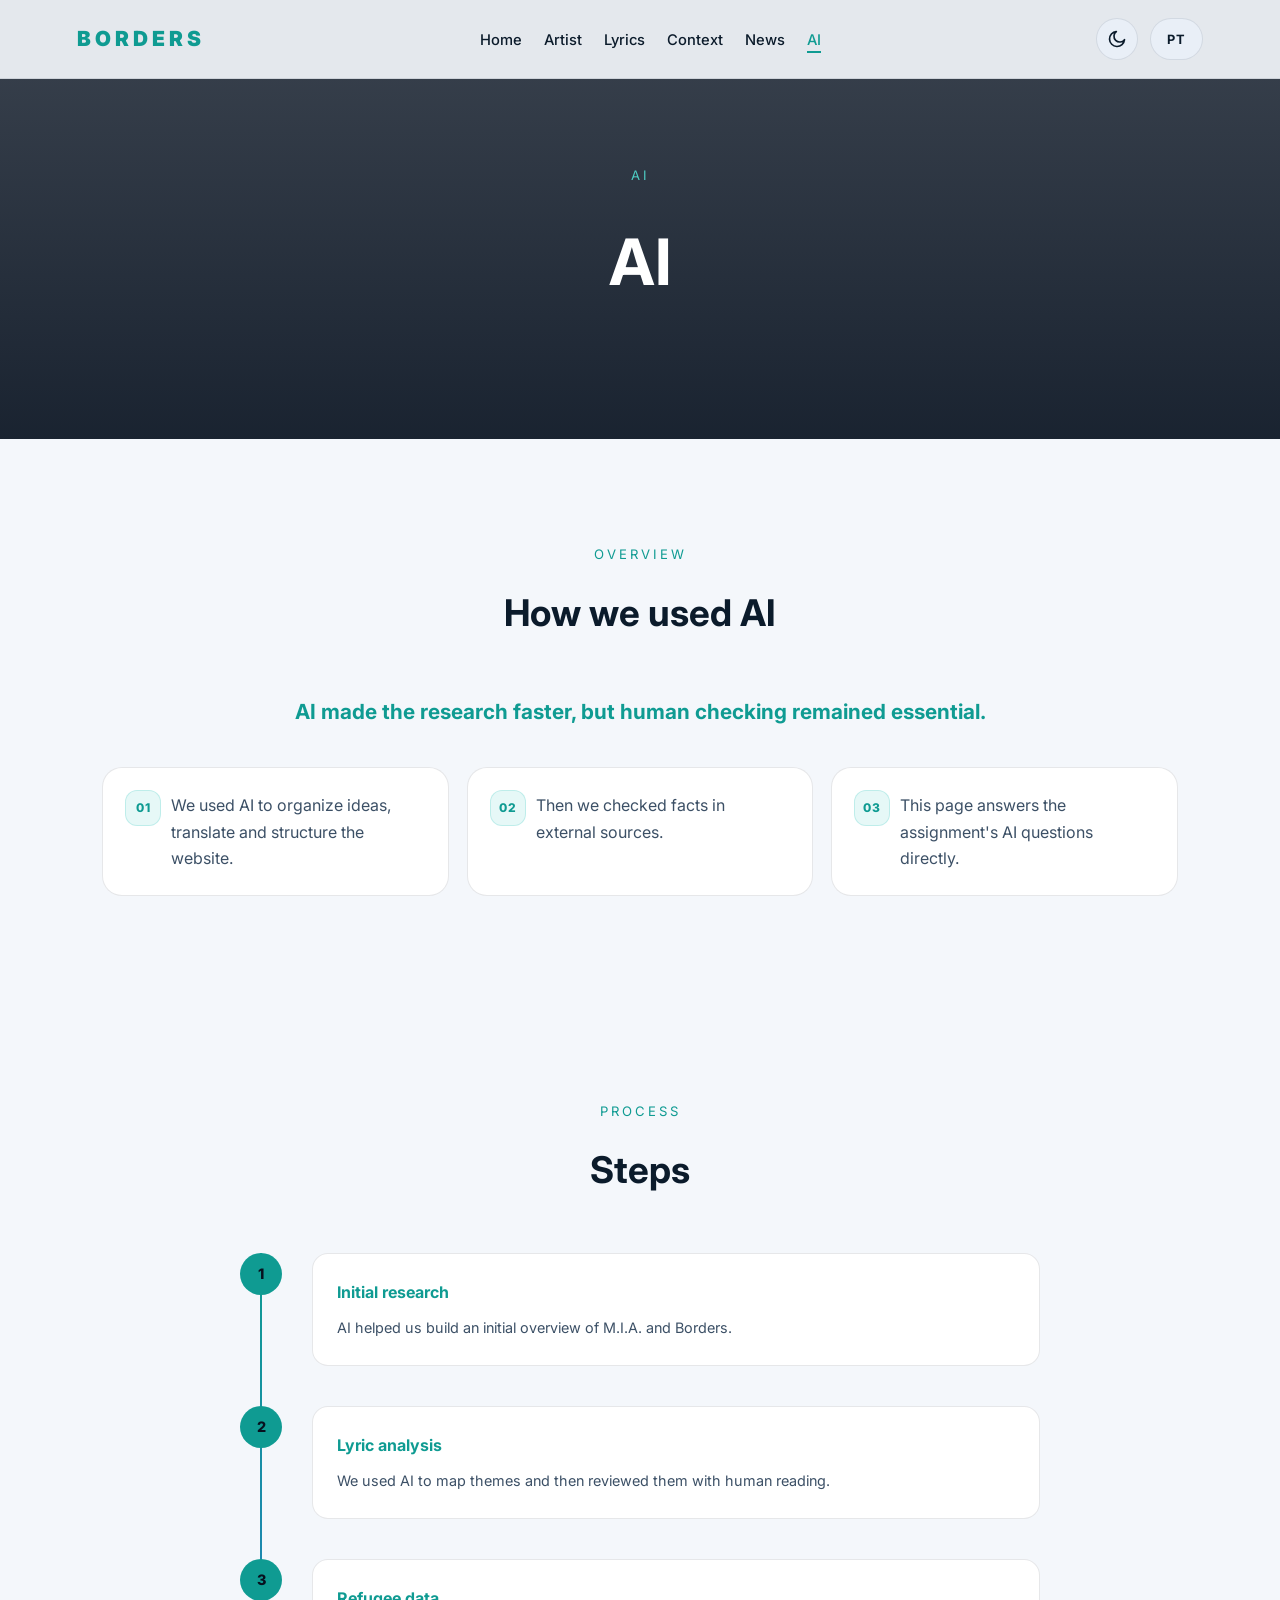
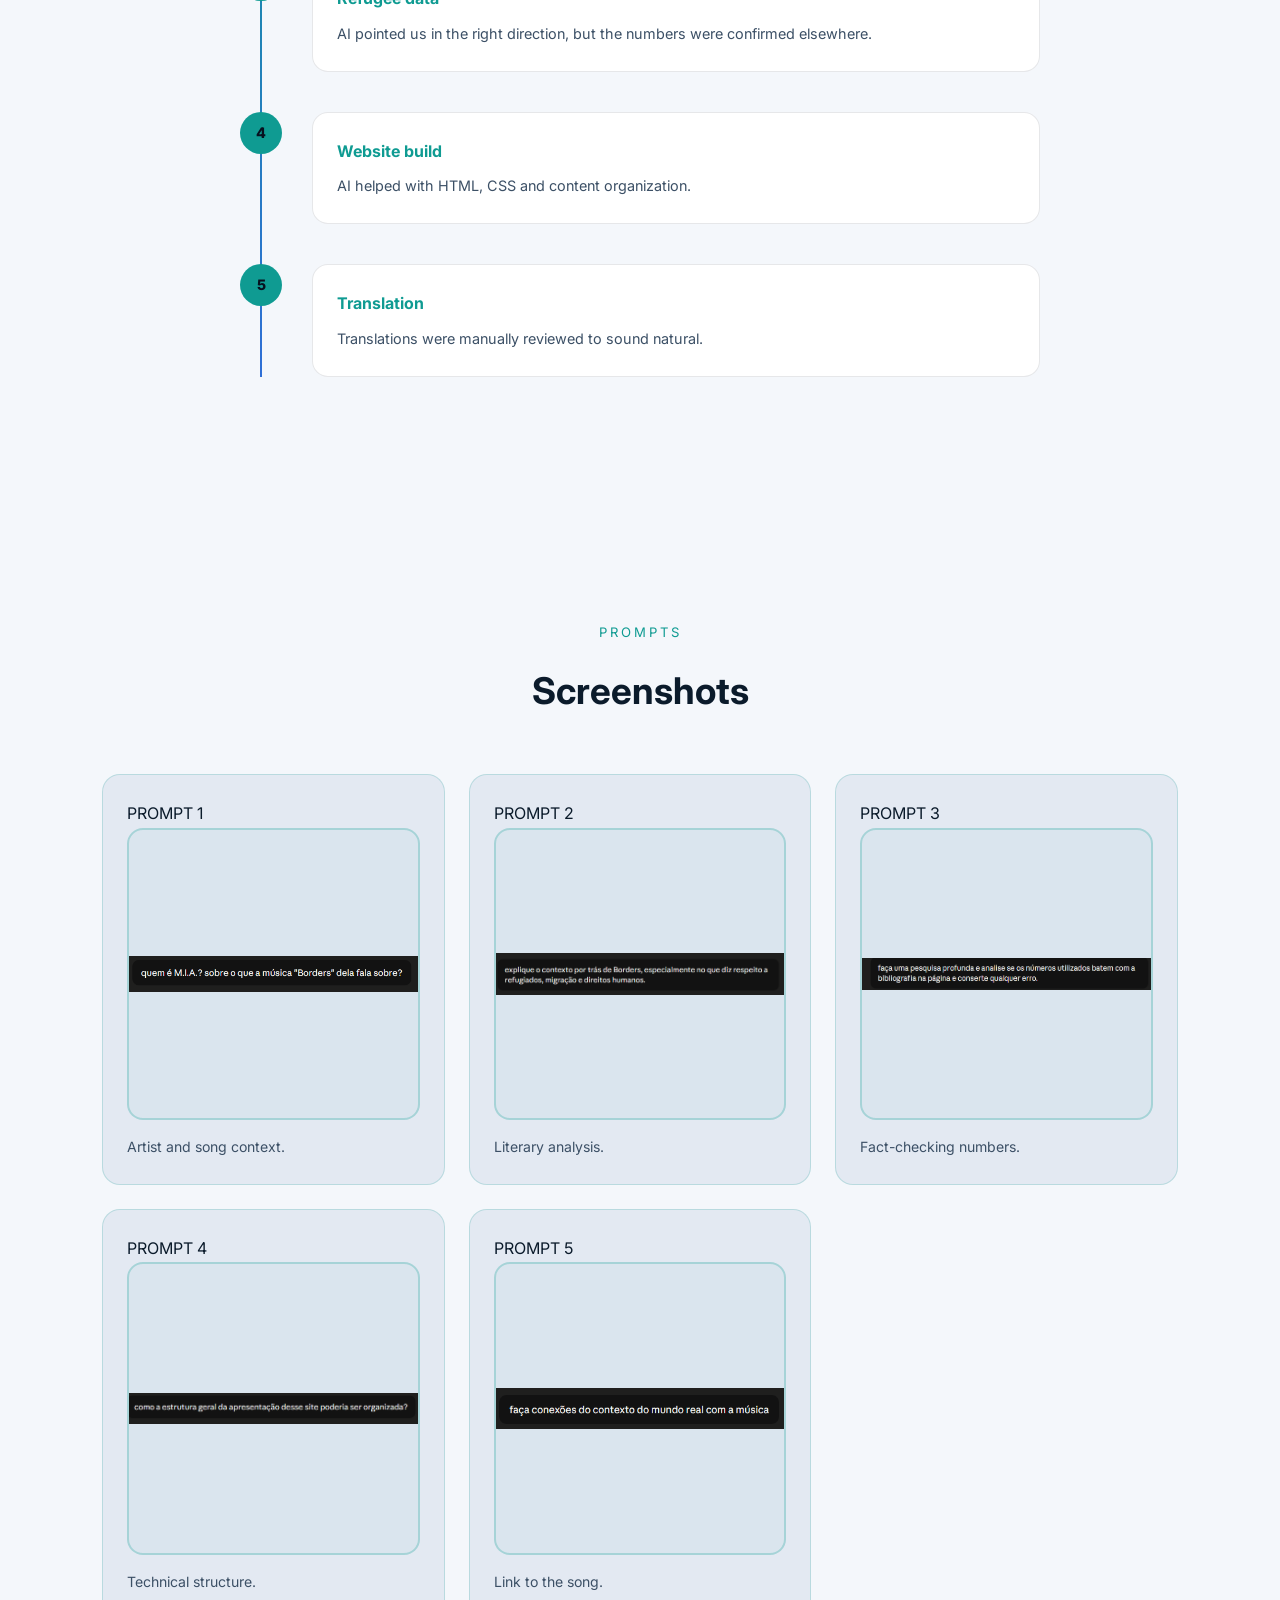
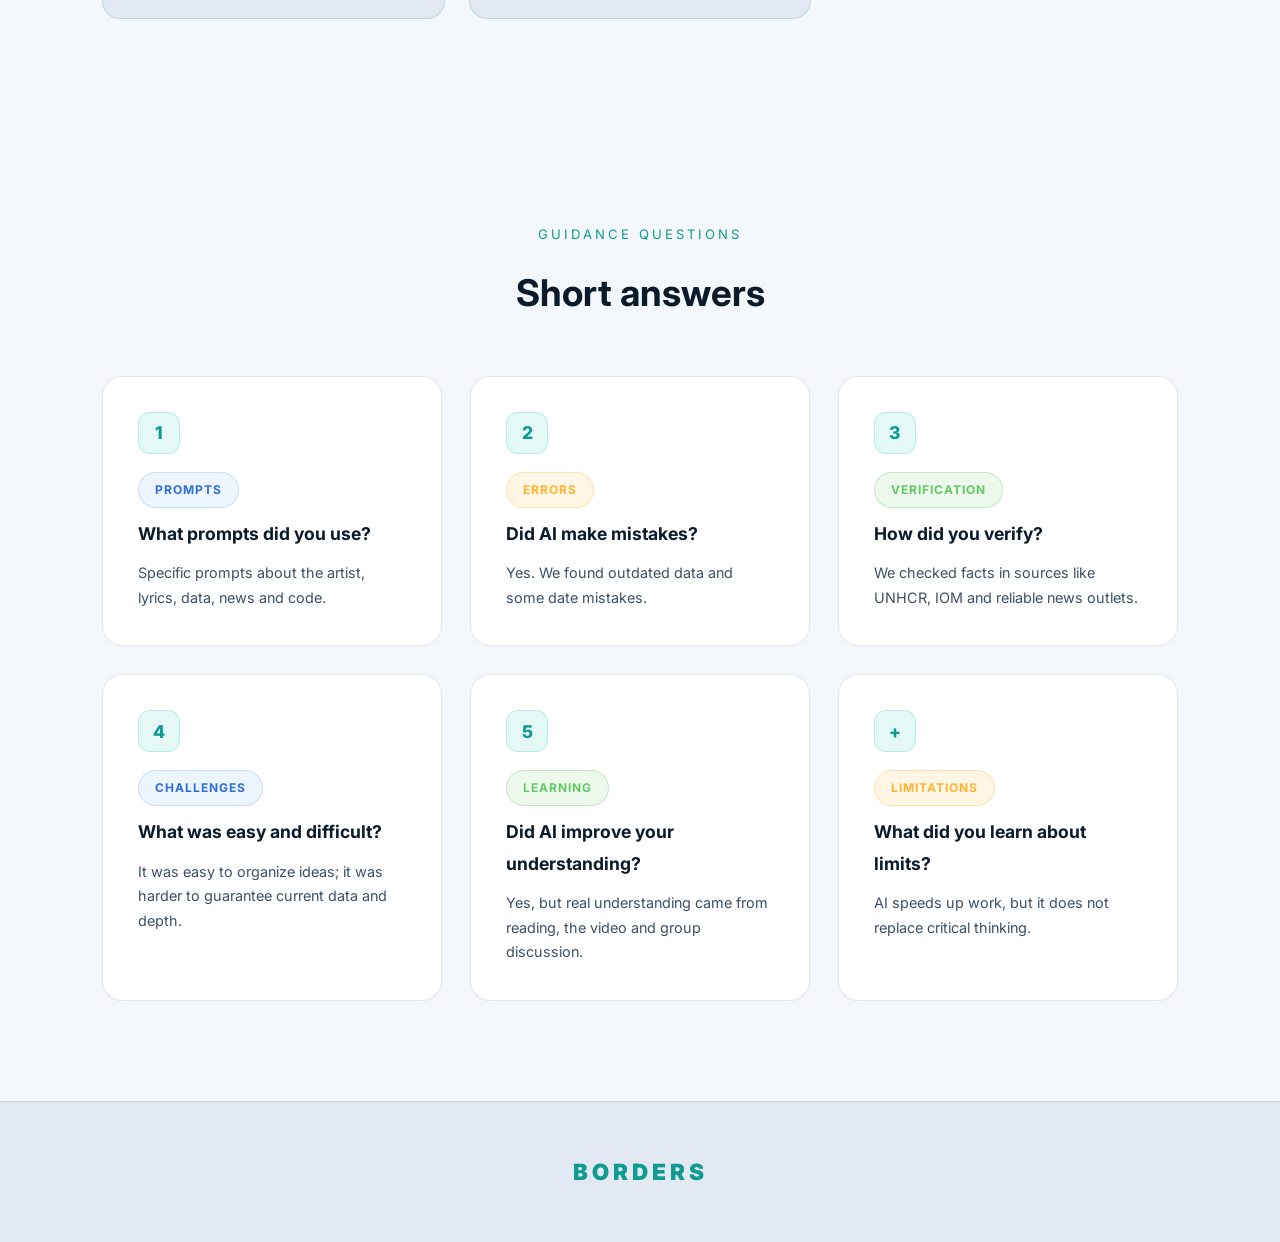
<file: ia.html>
<!doctype html>
<html lang="en">
  <head>
    <meta charset="UTF-8" />
    <meta name="viewport" content="width=device-width, initial-scale=1.0" />
    <title data-pt="IA | Borders">AI | Borders</title>
    <link rel="stylesheet" href="style.css" />
    <link rel="stylesheet" href="prompt-images.css" />
  </head>
  <body>
    <header class="page-hero" style="background: linear-gradient(rgba(7,17,31,.78),rgba(7,17,31,.92)), url('https://images.unsplash.com/photo-1677442135703-1787eea5ce01?auto=format&fit=crop&w=1600&q=80'); background-size:cover; background-position:center; background-repeat:no-repeat;">

<nav class="navbar">
  <div class="logo">BORDERS</div>
  <button class="hamburger" id="hamburger-toggle" aria-label="Toggle menu" aria-expanded="false">
    <span></span>
    <span></span>
    <span></span>
  </button>
  <ul class="menu">
    <li><a href="index.html" data-pt="Início">Home</a></li>
    <li><a href="artista.html" data-pt="Artista">Artist</a></li>
    <li><a href="letra.html" data-pt="Letra">Lyrics</a></li>
    <li><a href="contexto.html" data-pt="Contexto">Context</a></li>
    <li><a href="noticias.html" data-pt="Notícias">News</a></li>
    <li><a href="ia.html" data-pt="IA">AI</a></li>
  </ul>
  <div class="nav-actions">
    <button class="nav-btn" id="theme-toggle" aria-label="Switch to light mode">
      <svg class="theme-icon-sun" viewBox="0 0 24 24" fill="none" stroke-width="2" stroke-linecap="round" stroke-linejoin="round">
        <circle cx="12" cy="12" r="4"></circle>
        <path d="M12 2v2M12 20v2M4.93 4.93l1.41 1.41M17.66 17.66l1.41 1.41M2 12h2M20 12h2M4.93 19.07l1.41-1.41M17.66 6.34l1.41-1.41"></path>
      </svg>
      <svg class="theme-icon-moon" viewBox="0 0 24 24" fill="none" stroke-width="2" stroke-linecap="round" stroke-linejoin="round">
        <path d="M21 12.79A9 9 0 1111.21 3a7 7 0 109.79 9.79z"></path>
      </svg>
    </button>
    <button class="nav-btn lang-btn" id="lang-toggle" aria-label="Mudar para português">PT</button>
  </div>
</nav>

      <div class="page-title">
        <span data-pt="IA">AI</span>
        <h1 data-pt="IA">AI</h1>
      </div>
    </header>
    <main>

<section class="content-section">
  <div class="section-title">
    <span data-pt="VISÃO GERAL">OVERVIEW</span>
    <h2 data-pt="Como usamos IA">How we used AI</h2>
  </div>
  <p class="key-line" data-pt="A IA acelerou a pesquisa, mas a checagem humana continuou obrigatória.">AI made the research faster, but human checking remained essential.</p>
  <div class="content-card">
    <ul class="talk-points">
      <li data-pt="Usamos IA para organizar ideias, traduzir e estruturar o site.">We used AI to organize ideas, translate and structure the website.</li>
      <li data-pt="Depois conferimos fatos em fontes externas.">Then we checked facts in external sources.</li>
      <li data-pt="Essa página responde às perguntas da atividade de forma direta.">This page answers the assignment's AI questions directly.</li>
    </ul>
  </div>
</section>

<section class="ia-section">
  <div class="section-title">
    <span data-pt="PROCESSO">PROCESS</span>
    <h2 data-pt="Etapas">Steps</h2>
  </div>
  <div class="process-timeline">
    <div class="timeline-step">
      <div class="timeline-dot">1</div>
      <div class="timeline-content">
        <h4 data-pt="Pesquisa inicial">Initial research</h4>
        <p data-pt="A IA ajudou a levantar uma visão geral sobre M.I.A. e Borders.">AI helped us build an initial overview of M.I.A. and Borders.</p>
      </div>
    </div>
    <div class="timeline-step">
      <div class="timeline-dot">2</div>
      <div class="timeline-content">
        <h4 data-pt="Análise da letra">Lyric analysis</h4>
        <p data-pt="Usamos IA para mapear temas e depois revisar com leitura humana.">We used AI to map themes and then reviewed them with human reading.</p>
      </div>
    </div>
    <div class="timeline-step">
      <div class="timeline-dot">3</div>
      <div class="timeline-content">
        <h4 data-pt="Dados de refugiados">Refugee data</h4>
        <p data-pt="A IA indicou caminhos, mas os números foram confirmados fora dela.">AI pointed us in the right direction, but the numbers were confirmed elsewhere.</p>
      </div>
    </div>
    <div class="timeline-step">
      <div class="timeline-dot">4</div>
      <div class="timeline-content">
        <h4 data-pt="Construção do site">Website build</h4>
        <p data-pt="A IA ajudou com HTML, CSS e organização do conteúdo.">AI helped with HTML, CSS and content organization.</p>
      </div>
    </div>
    <div class="timeline-step">
      <div class="timeline-dot">5</div>
      <div class="timeline-content">
        <h4 data-pt="Tradução">Translation</h4>
        <p data-pt="As traduções passaram por revisão manual para soar naturais.">Translations were manually reviewed to sound natural.</p>
      </div>
    </div>
  </div>
</section>

<section class="ia-section">
  <div class="section-title">
    <span data-pt="PROMPTS">PROMPTS</span>
    <h2 data-pt="Capturas">Screenshots</h2>
  </div>
  <div class="prompt-section">
    <div class="prompt-gallery">
      <div class="prompt-photo-card">
        <span class="prompt-label">PROMPT 1</span>
        <div class="prompt-photo-frame">
          <a class="prompt-photo-link" href="img/prompt1.png" target="_blank" rel="noopener">
            <img class="prompt-photo" src="img/prompt1.png" alt="Prompt 1 screenshot" loading="lazy" decoding="async" />
          </a>
        </div>
        <p data-pt="Artista e contexto da música.">Artist and song context.</p>
      </div>
      <div class="prompt-photo-card">
        <span class="prompt-label">PROMPT 2</span>
        <div class="prompt-photo-frame">
          <a class="prompt-photo-link" href="img/prompt2.png" target="_blank" rel="noopener">
            <img class="prompt-photo" src="img/prompt2.png" alt="Prompt 2 screenshot" loading="lazy" decoding="async" />
          </a>
        </div>
        <p data-pt="Análise literária.">Literary analysis.</p>
      </div>
      <div class="prompt-photo-card">
        <span class="prompt-label">PROMPT 3</span>
        <div class="prompt-photo-frame">
          <a class="prompt-photo-link" href="img/prompt3.png" target="_blank" rel="noopener">
            <img class="prompt-photo" src="img/prompt3.png" alt="Prompt 3 screenshot" loading="lazy" decoding="async" />
          </a>
        </div>
        <p data-pt="Checagem de números.">Fact-checking numbers.</p>
      </div>
      <div class="prompt-photo-card">
        <span class="prompt-label">PROMPT 4</span>
        <div class="prompt-photo-frame">
          <a class="prompt-photo-link" href="img/prompt4.png" target="_blank" rel="noopener">
            <img class="prompt-photo" src="img/prompt4.png" alt="Prompt 4 screenshot" loading="lazy" decoding="async" />
          </a>
        </div>
        <p data-pt="Estrutura técnica.">Technical structure.</p>
      </div>
      <div class="prompt-photo-card">
        <span class="prompt-label">PROMPT 5</span>
        <div class="prompt-photo-frame">
          <a class="prompt-photo-link" href="img/prompt5.png" target="_blank" rel="noopener">
            <img class="prompt-photo" src="img/prompt5.png" alt="Prompt 5 screenshot" loading="lazy" decoding="async" />
          </a>
        </div>
        <p data-pt="Ligação com a música.">Link to the song.</p>
      </div>
    </div>
  </div>
</section>

<section class="ia-section">
  <div class="section-title">
    <span data-pt="PERGUNTAS GUIA">GUIDANCE QUESTIONS</span>
    <h2 data-pt="Respostas curtas">Short answers</h2>
  </div>
  <div class="ia-grid">
    <div class="ia-card">
      <div class="ia-number">1</div>
      <div class="ia-badge badge-info" data-pt="PROMPTS">PROMPTS</div>
      <h3 data-pt="Quais prompts vocês usaram?">What prompts did you use?</h3>
      <p data-pt="Prompts específicos sobre artista, letra, dados, notícias e código.">Specific prompts about the artist, lyrics, data, news and code.</p>
    </div>
    <div class="ia-card">
      <div class="ia-number">2</div>
      <div class="ia-badge badge-warning" data-pt="ERROS">ERRORS</div>
      <h3 data-pt="A IA errou?">Did AI make mistakes?</h3>
      <p data-pt="Sim. Encontramos dados desatualizados e algumas confusões de datas.">Yes. We found outdated data and some date mistakes.</p>
    </div>
    <div class="ia-card">
      <div class="ia-number">3</div>
      <div class="ia-badge badge-success" data-pt="VERIFICAÇÃO">VERIFICATION</div>
      <h3 data-pt="Como verificaram?">How did you verify?</h3>
      <p data-pt="Conferimos fatos em fontes como UNHCR, IOM e notícias confiáveis.">We checked facts in sources like UNHCR, IOM and reliable news outlets.</p>
    </div>
    <div class="ia-card">
      <div class="ia-number">4</div>
      <div class="ia-badge badge-info" data-pt="DIFICULDADES">CHALLENGES</div>
      <h3 data-pt="O que foi fácil e difícil?">What was easy and difficult?</h3>
      <p data-pt="Foi fácil organizar ideias; foi difícil garantir dados atuais e profundidade.">It was easy to organize ideas; it was harder to guarantee current data and depth.</p>
    </div>
    <div class="ia-card">
      <div class="ia-number">5</div>
      <div class="ia-badge badge-success" data-pt="APRENDIZADO">LEARNING</div>
      <h3 data-pt="A IA ajudou a entender melhor?">Did AI improve your understanding?</h3>
      <p data-pt="Sim, mas a compreensão real veio com leitura, vídeo e discussão em grupo.">Yes, but real understanding came from reading, the video and group discussion.</p>
    </div>
    <div class="ia-card">
      <div class="ia-number">+</div>
      <div class="ia-badge badge-warning" data-pt="LIMITAÇÕES">LIMITATIONS</div>
      <h3 data-pt="O que vocês aprenderam sobre limites?">What did you learn about limits?</h3>
      <p data-pt="IA acelera trabalho, mas não substitui pensamento crítico.">AI speeds up work, but it does not replace critical thinking.</p>
    </div>
  </div>
</section>

    </main>

<footer>
  <a href="#" class="footer-logo">BORDERS</a>
</footer>
<script src="script.js"></script>

  </body>
</html>
</file>
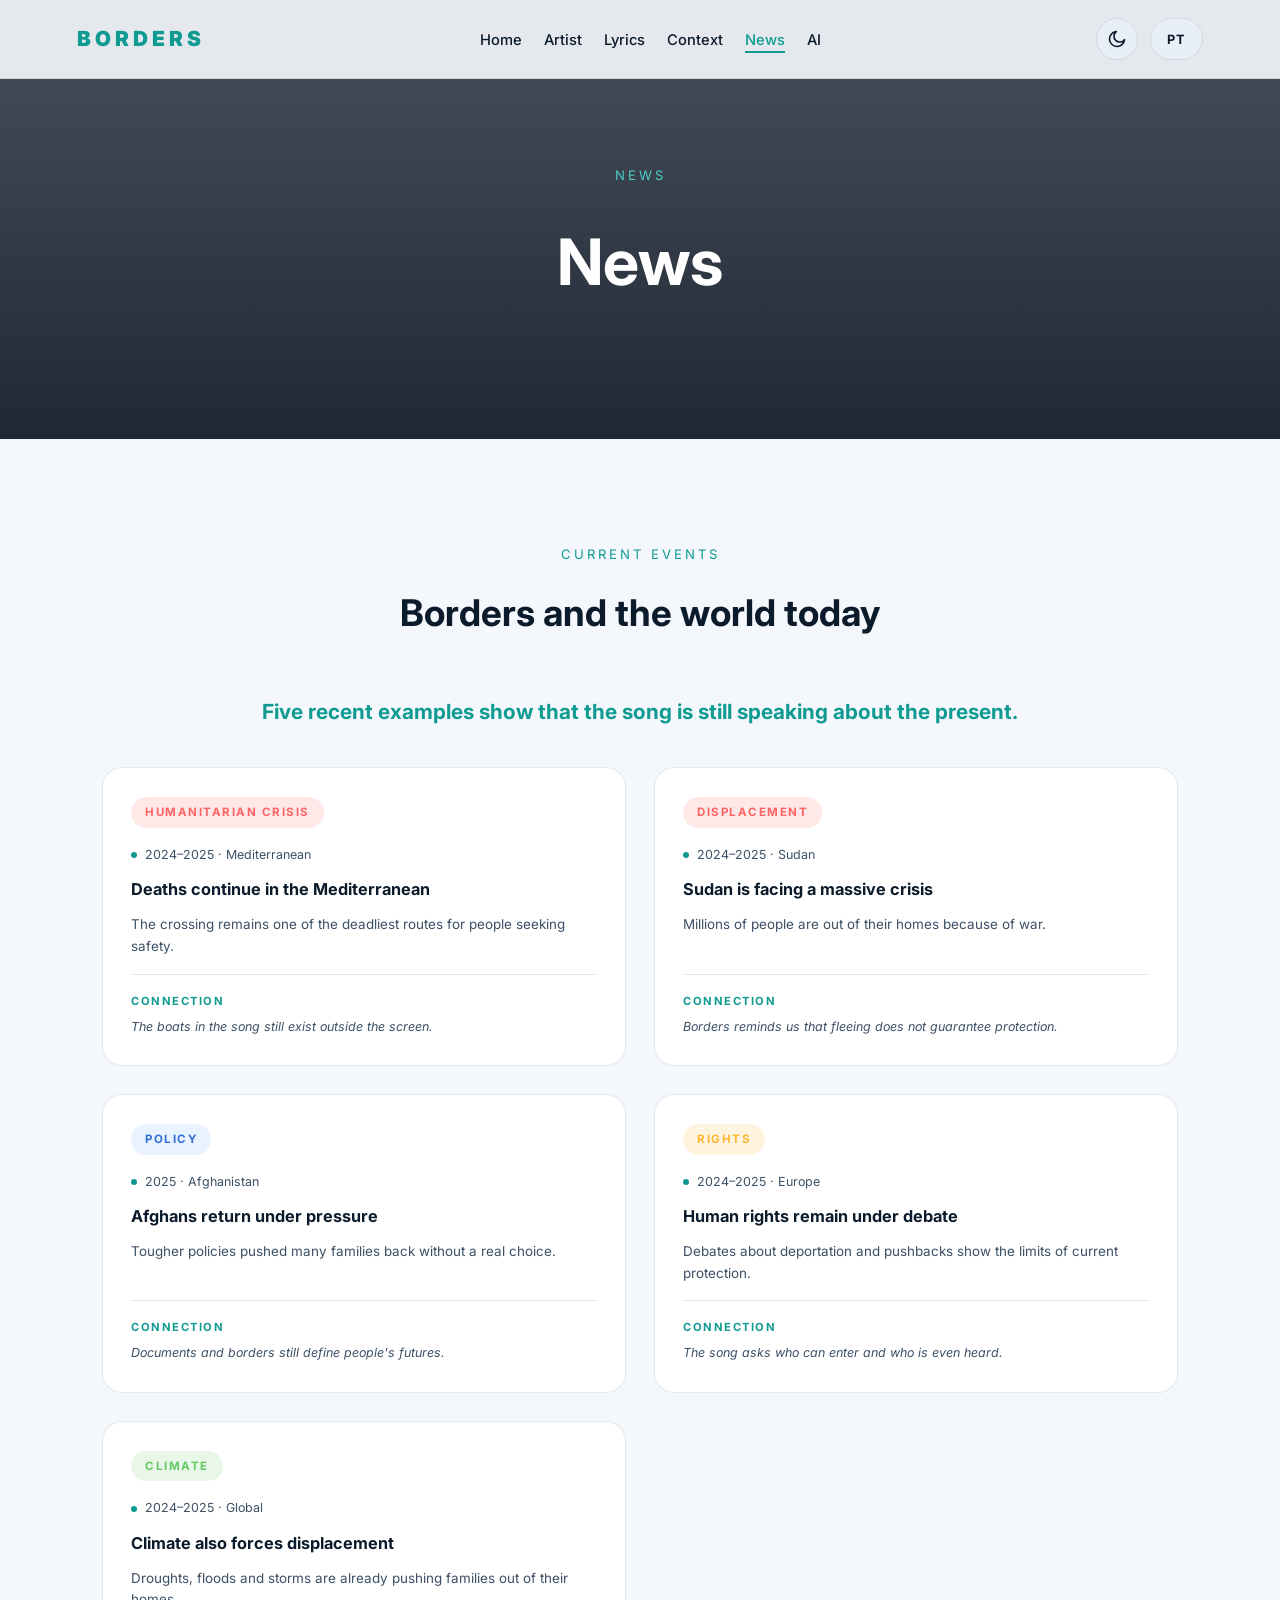
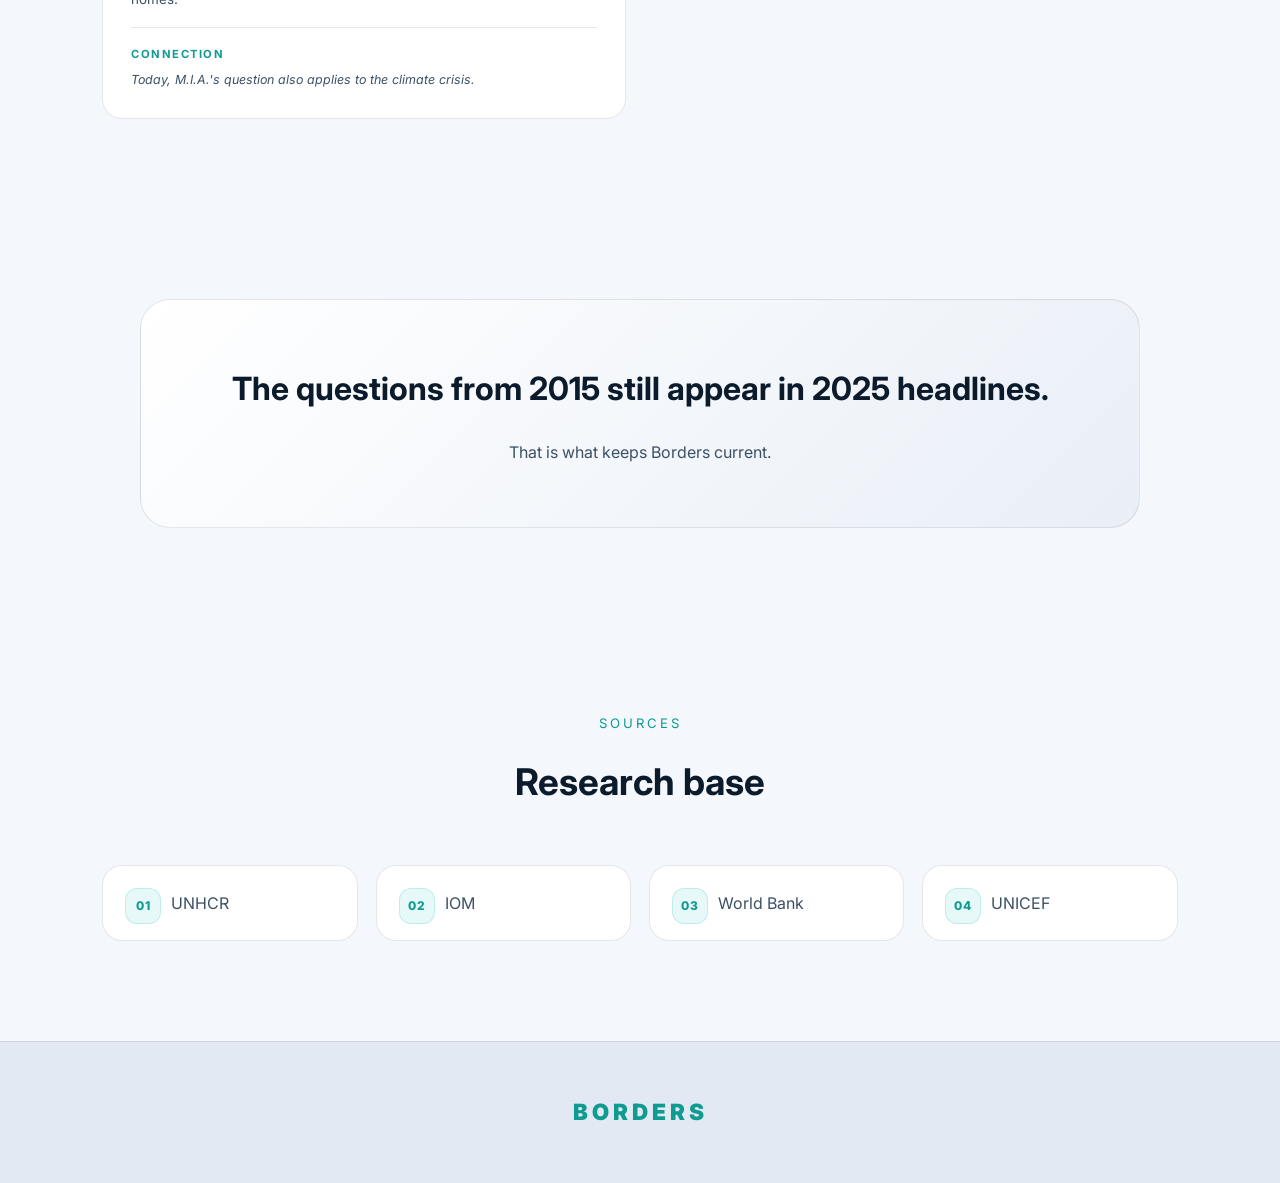
<file: noticias.html>
<!doctype html>
<html lang="en">
  <head>
    <meta charset="UTF-8" />
    <meta name="viewport" content="width=device-width, initial-scale=1.0" />
    <title data-pt="Notícias | Borders">News | Borders</title>
    <link rel="stylesheet" href="style.css" />
  </head>
  <body>
    <header class="page-hero" style="background: linear-gradient(rgba(7,17,31,.72),rgba(7,17,31,.9)), url('https://images.unsplash.com/photo-1469571486292-0ba58a3f068b?auto=format&fit=crop&w=1600&q=80'); background-size:cover; background-position:center; background-repeat:no-repeat;">

<nav class="navbar">
  <div class="logo">BORDERS</div>
  <button class="hamburger" id="hamburger-toggle" aria-label="Toggle menu" aria-expanded="false">
    <span></span>
    <span></span>
    <span></span>
  </button>
  <ul class="menu">
    <li><a href="index.html" data-pt="Início">Home</a></li>
    <li><a href="artista.html" data-pt="Artista">Artist</a></li>
    <li><a href="letra.html" data-pt="Letra">Lyrics</a></li>
    <li><a href="contexto.html" data-pt="Contexto">Context</a></li>
    <li><a href="noticias.html" data-pt="Notícias">News</a></li>
    <li><a href="ia.html" data-pt="IA">AI</a></li>
  </ul>
  <div class="nav-actions">
    <button class="nav-btn" id="theme-toggle" aria-label="Switch to light mode">
      <svg class="theme-icon-sun" viewBox="0 0 24 24" fill="none" stroke-width="2" stroke-linecap="round" stroke-linejoin="round">
        <circle cx="12" cy="12" r="4"></circle>
        <path d="M12 2v2M12 20v2M4.93 4.93l1.41 1.41M17.66 17.66l1.41 1.41M2 12h2M20 12h2M4.93 19.07l1.41-1.41M17.66 6.34l1.41-1.41"></path>
      </svg>
      <svg class="theme-icon-moon" viewBox="0 0 24 24" fill="none" stroke-width="2" stroke-linecap="round" stroke-linejoin="round">
        <path d="M21 12.79A9 9 0 1111.21 3a7 7 0 109.79 9.79z"></path>
      </svg>
    </button>
    <button class="nav-btn lang-btn" id="lang-toggle" aria-label="Mudar para português">PT</button>
  </div>
</nav>

      <div class="page-title">
        <span data-pt="NOTÍCIAS">NEWS</span>
        <h1 data-pt="Notícias">News</h1>
      </div>
    </header>
    <main>

<section class="news-section">
  <div class="section-title">
    <span data-pt="ATUALIDADES">CURRENT EVENTS</span>
    <h2 data-pt="Borders e o mundo de hoje">Borders and the world today</h2>
  </div>
  <p class="key-line" data-pt="Cinco exemplos recentes mostram que a música continua falando do presente.">Five recent examples show that the song is still speaking about the present.</p>

  <div class="news-grid">
    <div class="news-card">
      <div class="news-card-top">
        <span class="news-tag tag-crisis" data-pt="CRISE HUMANITÁRIA">HUMANITARIAN CRISIS</span>
        <div class="news-date" data-pt="2024–2025 · Mediterrâneo">2024–2025 · Mediterranean</div>
        <h3 data-pt="Mortes continuam no Mediterrâneo">Deaths continue in the Mediterranean</h3>
      </div>
      <div class="news-card-body">
        <p data-pt="A travessia segue entre as rotas mais letais para quem busca segurança.">The crossing remains one of the deadliest routes for people seeking safety.</p>
        <div class="news-connection">
          <div class="conn-label" data-pt="CONEXÃO">CONNECTION</div>
          <p data-pt="Os barcos da música continuam existindo fora da tela.">The boats in the song still exist outside the screen.</p>
        </div>
      </div>
    </div>

    <div class="news-card">
      <div class="news-card-top">
        <span class="news-tag tag-crisis" data-pt="DESLOCAMENTO">DISPLACEMENT</span>
        <div class="news-date" data-pt="2024–2025 · Sudão">2024–2025 · Sudan</div>
        <h3 data-pt="O Sudão vive uma crise gigantesca">Sudan is facing a massive crisis</h3>
      </div>
      <div class="news-card-body">
        <p data-pt="Milhões de pessoas estão fora de casa por causa da guerra.">Millions of people are out of their homes because of war.</p>
        <div class="news-connection">
          <div class="conn-label" data-pt="CONEXÃO">CONNECTION</div>
          <p data-pt="Borders lembra que fugir não significa ser protegido.">Borders reminds us that fleeing does not guarantee protection.</p>
        </div>
      </div>
    </div>

    <div class="news-card">
      <div class="news-card-top">
        <span class="news-tag tag-policy" data-pt="POLÍTICA">POLICY</span>
        <div class="news-date" data-pt="2025 · Afeganistão">2025 · Afghanistan</div>
        <h3 data-pt="Afegãos retornam sob pressão">Afghans return under pressure</h3>
      </div>
      <div class="news-card-body">
        <p data-pt="Políticas mais duras forçaram muitas famílias a voltar sem escolha real.">Tougher policies pushed many families back without a real choice.</p>
        <div class="news-connection">
          <div class="conn-label" data-pt="CONEXÃO">CONNECTION</div>
          <p data-pt="Documentos e fronteiras continuam definindo destinos.">Documents and borders still define people's futures.</p>
        </div>
      </div>
    </div>

    <div class="news-card">
      <div class="news-card-top">
        <span class="news-tag tag-rights" data-pt="DIREITOS">RIGHTS</span>
        <div class="news-date" data-pt="2024–2025 · Europa">2024–2025 · Europe</div>
        <h3 data-pt="Direitos humanos seguem em disputa">Human rights remain under debate</h3>
      </div>
      <div class="news-card-body">
        <p data-pt="A discussão sobre deportação e pushbacks mostra limites da proteção atual.">Debates about deportation and pushbacks show the limits of current protection.</p>
        <div class="news-connection">
          <div class="conn-label" data-pt="CONEXÃO">CONNECTION</div>
          <p data-pt="A música pergunta quem pode entrar e quem sequer é ouvido.">The song asks who can enter and who is even heard.</p>
        </div>
      </div>
    </div>

    <div class="news-card">
      <div class="news-card-top">
        <span class="news-tag tag-climate" data-pt="CLIMA">CLIMATE</span>
        <div class="news-date" data-pt="2024–2025 · Global">2024–2025 · Global</div>
        <h3 data-pt="Clima também força deslocamento">Climate also forces displacement</h3>
      </div>
      <div class="news-card-body">
        <p data-pt="Secas, enchentes e tempestades já empurram famílias para fora de casa.">Droughts, floods and storms are already pushing families out of their homes.</p>
        <div class="news-connection">
          <div class="conn-label" data-pt="CONEXÃO">CONNECTION</div>
          <p data-pt="Hoje, a pergunta de M.I.A. também vale para a crise climática.">Today, M.I.A.'s question also applies to the climate crisis.</p>
        </div>
      </div>
    </div>
  </div>
</section>

<section class="quote-section">
  <div class="quote-box">
    <h2 data-pt="As perguntas de 2015 ainda aparecem nas manchetes de 2025.">The questions from 2015 still appear in 2025 headlines.</h2>
    <p data-pt="Isso é o que mantém Borders atual.">That is what keeps Borders current.</p>
  </div>
</section>

<section class="content-section">
  <div class="section-title">
    <span data-pt="FONTES">SOURCES</span>
    <h2 data-pt="Base da pesquisa">Research base</h2>
  </div>
  <div class="content-card">
    <ul class="talk-points">
      <li>UNHCR</li>
      <li>IOM</li>
      <li>World Bank</li>
      <li>UNICEF</li>
    </ul>
  </div>
</section>

    </main>

<footer>
  <a href="#" class="footer-logo">BORDERS</a>
</footer>
<script src="script.js"></script>

  </body>
</html>
</file>
<file: style.css>
@import url('https://fonts.googleapis.com/css2?family=Inter:wght@300;400;500;600;700;800;900&display=swap');

:root{
    --bg:#07111f;
    --bg-light:#0f1d33;
    --card:#132742;
    --accent:#4ecdc4;
    --accent2:#6ea8fe;
    --text:#ffffff;
    --text-soft:#c9d6ea;
    --border:rgba(255,255,255,0.08);
    --footer-bg:#050d19;
    --hero-text:#ffffff;
    --hero-text-soft:#c9d6ea;
    --hero-accent:#4ecdc4;
}
:root[data-theme="light"]{
    --bg:#f4f7fb;
    --bg-light:#e9eff7;
    --card:#ffffff;
    --accent:#0f9b92;
    --accent2:#2f6fd6;
    --text:#0b1b2b;
    --text-soft:#3c5066;
    --border:rgba(11,27,43,0.1);
    --footer-bg:#e3e9f2;
}
*{
    margin:0;
    padding:0;
    box-sizing:border-box;
}
html{
    scroll-behavior:smooth;
}
body{
    font-family:'Inter',sans-serif;
    background:var(--bg);
    color:var(--text);
    line-height:1.8;
    overflow-x:hidden;
    transition:background .4s ease,color .4s ease;
}
a{
    text-decoration:none;
    color:var(--accent);
}
img{
    width:100%;
    display:block;
}
.navbar{
    position:fixed;
    top:0;
    left:0;
    width:100%;
    z-index:1000;
    display:flex;
    justify-content:space-between;
    align-items:center;
    padding:18px 6%;
    background:rgba(7,17,31,0.92);
    backdrop-filter:blur(12px);
    border-bottom:1px solid var(--border);
    transition:background .4s ease,border-color .4s ease;
}
:root[data-theme="light"] .navbar{
    background:rgba(244,247,251,0.92);
}
.nav-actions{
    display:flex;
    align-items:center;
    gap:12px;
}
.nav-btn{
    display:flex;
    align-items:center;
    justify-content:center;
    width:42px;
    height:42px;
    border-radius:50%;
    border:1px solid var(--border);
    background:var(--bg-light);
    color:var(--text);
    cursor:pointer;
    transition:.3s;
    font-family:'Inter',sans-serif;
}
.nav-btn:hover{
    transform:translateY(-3px);
    border-color:var(--accent);
}
.nav-btn svg{
    width:20px;
    height:20px;
    stroke:var(--text);
}
.lang-btn{
    width:auto;
    padding:0 16px;
    border-radius:50px;
    font-size:.8rem;
    font-weight:700;
    letter-spacing:1px;
}
.theme-icon-moon{ display:none; }
:root[data-theme="light"] .theme-icon-sun{ display:none; }
:root[data-theme="light"] .theme-icon-moon{ display:block; }
.logo{
    font-size:1.3rem;
    font-weight:900;
    letter-spacing:4px;
    color:var(--accent);
}
.menu{
    display:flex;
    gap:22px;
    list-style:none;
}
.menu a{
    color:var(--text);
    font-weight:500;
    font-size:.92rem;
    transition:0.3s;
}
.menu a:hover{
    color:var(--accent);
}
.menu a.active{
    color:var(--accent);
    border-bottom:2px solid var(--accent);
    padding-bottom:2px;
}
.hero{
    min-height:100vh;
    position:relative;
    overflow:hidden;
    display:flex;
    align-items:center;
    justify-content:center;
    text-align:center;
}
.hero-slides{
    position:absolute;
    inset:0;
    z-index:0;
}
.hero-slide{
    position:absolute;
    inset:0;
    background-size:cover;
    background-position:center;
    opacity:0;
    transition:opacity 1.6s ease;
}
.hero-slide.is-active{ opacity:1; }
.hero-overlay{
    position:absolute;
    inset:0;
    z-index:1;
    background:linear-gradient(rgba(7,17,31,0.75),rgba(7,17,31,0.85));
}
.hero-dots{
    position:absolute;
    bottom:40px;
    left:50%;
    transform:translateX(-50%);
    z-index:2;
    display:flex;
    gap:10px;
}
.hero-dot{
    width:10px;
    height:10px;
    padding:0;
    border:none;
    border-radius:50%;
    background:rgba(255,255,255,.4);
    cursor:pointer;
    transition:.3s;
}
.hero-dot.is-active{
    background:var(--hero-accent);
    transform:scale(1.3);
}
.hero-content{
    position:relative;
    z-index:2;
    width:90%;
    max-width:900px;
}
.category{
    display:inline-block;
    padding:10px 18px;
    border:1px solid rgba(255,255,255,.2);
    border-radius:50px;
    margin-bottom:20px;
    color:var(--hero-accent);
    font-size:.82rem;
    letter-spacing:2px;
}
.hero h1{
    font-size:clamp(4rem,10vw,8rem);
    font-weight:900;
    margin-bottom:15px;
    color:var(--hero-text);
}
.hero h2{
    font-size:clamp(1.4rem,4vw,2.5rem);
    font-weight:600;
    margin-bottom:25px;
    color:var(--hero-text);
}
.hero p{
    max-width:700px;
    margin:auto;
    color:var(--hero-text-soft);
    margin-bottom:35px;
}
.hero-buttons{
    display:flex;
    gap:20px;
    justify-content:center;
    flex-wrap:wrap;
}
.btn-primary,.btn-secondary{
    padding:15px 28px;
    border-radius:12px;
    transition:.3s;
    font-weight:700;
}
.btn-primary{
    background:var(--accent);
    color:#07111f;
}
.btn-secondary{
    border:1px solid rgba(255,255,255,.25);
    color:white;
}
.btn-primary:hover,.btn-secondary:hover{
    transform:translateY(-4px);
}
.page-hero{
    padding-top:160px;
    padding-bottom:100px;
    text-align:center;
    background-size:cover;
    background-position:center;
}
.page-title{
    width:90%;
    max-width:900px;
    margin:auto;
}
.page-title span{
    color:var(--hero-accent);
    letter-spacing:3px;
    font-size:.82rem;
}
.page-title h1{
    font-size:clamp(2.5rem,6vw,4rem);
    margin-top:15px;
    margin-bottom:20px;
    color:var(--hero-text);
}
.page-title p{
    color:var(--hero-text-soft);
}
.section-title{
    text-align:center;
    margin-bottom:50px;
}
.section-title span{
    color:var(--accent);
    letter-spacing:3px;
    font-size:.82rem;
}
.section-title h2{
    margin-top:12px;
    font-size:2.3rem;
}
.key-line{
    max-width:760px;
    margin:0 auto 40px;
    text-align:center;
    font-size:1.3rem;
    font-weight:700;
    line-height:1.5;
    color:var(--accent);
}
.intro-section,
.navigation-section,
.content-section,
.highlight-section,
.stats-section,
.conclusion-section,
.video-section,
.lyric-section,
.news-section,
.ia-section{
    padding:100px 8%;
}
.intro-grid{
    display:grid;
    grid-template-columns:repeat(auto-fit,minmax(260px,1fr));
    gap:25px;
}
.card{
    background:var(--card);
    padding:35px;
    border-radius:20px;
    border:1px solid var(--border);
    transition:.3s;
}
.card:hover{ transform:translateY(-8px); }
.card h3{ margin-bottom:15px; }
.card p{ color:var(--text-soft); }
.highlight-section{
    display:grid;
    grid-template-columns:1fr 1fr;
    gap:50px;
    align-items:center;
}
.highlight-image img{ border-radius:24px; }
.highlight-text span{
    color:var(--accent);
    letter-spacing:3px;
    font-size:.82rem;
}
.highlight-text h2{
    font-size:3rem;
    margin:20px 0;
}
.highlight-text p{
    color:var(--text-soft);
    margin-bottom:15px;
}
.quote-section{ padding:80px 8%; }
.quote-box{
    max-width:1000px;
    margin:auto;
    background:linear-gradient(135deg,var(--card),var(--bg-light));
    border:1px solid var(--border);
    border-radius:30px;
    padding:60px;
    text-align:center;
}
.quote-box h2{
    font-size:2rem;
    margin-bottom:20px;
}
.quote-box p{ color:var(--text-soft); }
.page-grid{
    display:grid;
    grid-template-columns:repeat(auto-fit,minmax(260px,1fr));
    gap:25px;
}
.page-card{
    background:var(--card);
    border-radius:20px;
    padding:35px;
    border:1px solid var(--border);
    color:var(--text);
    transition:.3s;
}
.page-card:hover{ transform:translateY(-8px); }
.page-card h3{ margin-bottom:15px; }
.page-card p{ color:var(--text-soft); }
.content-card{
    max-width:1100px;
    margin:auto;
    background:transparent;
    border:none;
    border-radius:0;
    padding:0;
}
.content-card p{
    color:var(--text-soft);
    margin-bottom:18px;
}
.content-card p:last-child{ margin-bottom:0; }
.talk-points{
    list-style:none;
    display:grid;
    grid-template-columns:repeat(auto-fit,minmax(220px,1fr));
    gap:18px;
    padding:0;
    margin:0;
    counter-reset:talkPoint;
}
.talk-points li{
    position:relative;
    background:var(--card);
    border:1px solid var(--border);
    border-radius:20px;
    padding:24px 24px 24px 68px;
    color:var(--text-soft);
    line-height:1.65;
    min-height:100%;
    transition:transform .3s ease,border-color .3s ease,background .4s ease,color .4s ease,box-shadow .3s ease;
}
.talk-points li::before{
    counter-increment:talkPoint;
    content:counter(talkPoint, decimal-leading-zero);
    position:absolute;
    top:22px;
    left:22px;
    width:34px;
    height:34px;
    border-radius:12px;
    display:flex;
    align-items:center;
    justify-content:center;
    background:rgba(78,205,196,0.14);
    border:1px solid rgba(78,205,196,0.26);
    color:var(--accent);
    font-size:.75rem;
    font-weight:800;
    letter-spacing:1px;
}
.talk-points li:hover{
    transform:translateY(-6px);
    border-color:rgba(78,205,196,0.34);
    box-shadow:0 18px 38px rgba(0,0,0,.18);
}
.analysis-grid{
    padding:100px 8%;
    display:grid;
    grid-template-columns:repeat(auto-fit,minmax(220px,1fr));
    gap:25px;
}
.analysis-box{
    background:var(--card);
    border-radius:20px;
    padding:30px;
    text-align:center;
    border:1px solid var(--border);
}
.analysis-box h3{
    margin-bottom:10px;
    color:var(--accent);
}
.analysis-box p{ color:var(--text-soft); }
.stats-section{
    display:grid;
    grid-template-columns:repeat(auto-fit,minmax(250px,1fr));
    gap:25px;
}
.stat-box{
    background:var(--card);
    padding:35px;
    border-radius:20px;
    border:1px solid var(--border);
    text-align:center;
}
.stat-box h3{
    color:var(--accent);
    margin-bottom:10px;
}
.stat-box p{ color:var(--text-soft); }
.conclusion-card{
    max-width:1000px;
    margin:auto;
    background:linear-gradient(135deg,var(--card),var(--bg-light));
    border:1px solid var(--border);
    padding:60px;
    border-radius:30px;
    text-align:center;
}
.conclusion-card span{
    color:var(--accent);
    letter-spacing:3px;
    font-size:.82rem;
}
.conclusion-card h2{
    font-size:2.5rem;
    margin:20px 0;
}
.conclusion-card p{
    color:var(--text-soft);
    margin-bottom:15px;
}
footer{
    padding:50px 8%;
    text-align:center;
    border-top:1px solid var(--border);
    background:var(--footer-bg);
}
footer h3{ margin-bottom:10px; }
footer p{ color:var(--text-soft); }
.footer-logo{
    font-size:1.4rem;
    font-weight:900;
    letter-spacing:4px;
    color:var(--accent);
}
::-webkit-scrollbar{ width:10px; }
::-webkit-scrollbar-thumb{
    background:var(--accent);
    border-radius:20px;
}
.video-section{
    background:var(--bg-light);
    border-top:1px solid var(--border);
    border-bottom:1px solid var(--border);
}
.video-wrapper{
    position:relative;
    padding-bottom:56.25%;
    height:0;
    max-width:900px;
    margin:0 auto;
    border-radius:20px;
    overflow:hidden;
    border:1px solid var(--border);
    box-shadow:0 30px 80px rgba(0,0,0,.4);
}
.video-wrapper iframe{
    position:absolute;
    top:0;left:0;
    width:100%;height:100%;
    border:none;
}
.lyric-theme-grid{
    display:grid;
    grid-template-columns:repeat(auto-fit,minmax(320px,1fr));
    gap:28px;
    max-width:1200px;
    margin:0 auto;
}
.lyric-theme-card{
    background:var(--card);
    border:1px solid var(--border);
    border-radius:20px;
    padding:35px;
    position:relative;
    overflow:hidden;
    transition:.3s;
}
.lyric-theme-card::before{
    content:'';
    position:absolute;
    top:0;left:0;
    width:4px;
    height:100%;
    background:var(--accent);
}
.lyric-theme-card:hover{ transform:translateY(-6px); }
.lyric-theme-card .theme-number{
    font-size:.75rem;
    font-weight:700;
    letter-spacing:2px;
    color:var(--accent);
    margin-bottom:10px;
}
.lyric-theme-card h3{
    font-size:1.3rem;
    margin-bottom:12px;
}
.lyric-theme-card p{
    color:var(--text-soft);
    margin-bottom:16px;
    font-size:.95rem;
}
.lyric-translation{
    background:rgba(78,205,196,0.08);
    border:1px solid rgba(78,205,196,0.2);
    border-radius:12px;
    padding:14px 16px;
    margin-top:16px;
}
.lyric-translation .label{
    font-size:.72rem;
    font-weight:700;
    letter-spacing:2px;
    color:var(--accent);
    margin-bottom:6px;
}
.lyric-translation p{
    color:var(--text);
    font-style:italic;
    margin:0;
    font-size:.9rem;
}
.central-quote{
    max-width:800px;
    margin:50px auto 0;
    background:linear-gradient(135deg,var(--card),var(--bg-light));
    border:1px solid var(--border);
    border-radius:24px;
    padding:50px;
    text-align:center;
}
.central-quote .quote-text{
    font-size:2.2rem;
    font-weight:900;
    color:var(--accent);
    letter-spacing:2px;
    margin-bottom:15px;
}
.central-quote p{
    color:var(--text-soft);
    max-width:600px;
    margin:0 auto;
}
.news-grid{
    display:grid;
    grid-template-columns:repeat(auto-fit,minmax(340px,1fr));
    gap:28px;
    max-width:1300px;
    margin:0 auto;
}
.news-card{
    background:var(--card);
    border:1px solid var(--border);
    border-radius:20px;
    overflow:hidden;
    transition:.3s;
    display:flex;
    flex-direction:column;
}
.news-card:hover{ transform:translateY(-6px); }
.news-card-top{
    padding:28px 28px 0;
}
.news-card-body{
    padding:0 28px 28px;
    flex:1;
    display:flex;
    flex-direction:column;
}
.news-tag{
    display:inline-block;
    padding:5px 14px;
    border-radius:50px;
    font-size:.72rem;
    font-weight:700;
    letter-spacing:1.5px;
    margin-bottom:16px;
}
.tag-crisis{ background:rgba(255,100,100,.15); color:#ff6464; }
.tag-policy{ background:rgba(110,168,254,.15); color:var(--accent2); }
.tag-data{ background:rgba(78,205,196,.15); color:var(--accent); }
.tag-climate{ background:rgba(100,200,100,.15); color:#64c864; }
.tag-rights{ background:rgba(255,180,50,.15); color:#ffb432; }
.news-date{
    font-size:.78rem;
    color:var(--text-soft);
    margin-bottom:12px;
    display:flex;
    align-items:center;
    gap:8px;
}
.news-date::before{
    content:'';
    display:inline-block;
    width:6px;
    height:6px;
    border-radius:50%;
    background:var(--accent);
}
.news-card h3{
    font-size:1.02rem;
    line-height:1.45;
    margin-bottom:12px;
}
.news-card p{
    color:var(--text-soft);
    font-size:.84rem;
    line-height:1.62;
    margin-bottom:16px;
    flex:1;
}
.news-connection{
    border-top:1px solid var(--border);
    padding-top:16px;
    margin-top:auto;
}
.news-connection .conn-label{
    font-size:.7rem;
    font-weight:700;
    letter-spacing:1.5px;
    color:var(--accent);
    margin-bottom:6px;
}
.news-connection p{
    font-size:.78rem;
    color:var(--text-soft);
    margin:0;
    font-style:italic;
}
.stat-banner{
    background:linear-gradient(135deg,var(--card),var(--bg-light));
    border:1px solid var(--border);
    border-radius:24px;
    padding:50px;
    margin-bottom:60px;
    display:grid;
    grid-template-columns:repeat(auto-fit,minmax(200px,1fr));
    gap:30px;
    text-align:center;
}
.stat-item .stat-number{
    font-size:2.8rem;
    font-weight:900;
    color:var(--accent);
    line-height:1;
    margin-bottom:8px;
}
.stat-item .stat-label{
    font-size:.85rem;
    color:var(--text-soft);
    line-height:1.4;
}
.ia-grid{
    display:grid;
    grid-template-columns:repeat(auto-fit,minmax(320px,1fr));
    gap:28px;
}
.ia-card{
    background:var(--card);
    border:1px solid var(--border);
    border-radius:20px;
    padding:35px;
    transition:.3s;
}
.ia-card:hover{ transform:translateY(-4px); }
.ia-card .ia-number{
    width:42px;
    height:42px;
    border-radius:12px;
    background:rgba(78,205,196,0.15);
    border:1px solid rgba(78,205,196,0.3);
    display:flex;
    align-items:center;
    justify-content:center;
    font-weight:800;
    color:var(--accent);
    margin-bottom:18px;
    font-size:1.1rem;
}
.ia-card h3{
    margin-bottom:12px;
    font-size:1.1rem;
}
.ia-card p{
    color:var(--text-soft);
    font-size:.9rem;
    line-height:1.7;
}
.prompt-section{
    max-width:1100px;
    margin:0 auto;
}
.prompt-gallery-note{
    max-width:760px;
    margin:0 auto 28px;
    color:var(--text-soft);
    text-align:center;
    font-size:.95rem;
}
.prompt-gallery{
    display:grid;
    grid-template-columns:repeat(auto-fit,minmax(260px,1fr));
    gap:24px;
}
.prompt-photo-card{
    background:#050d19;
    border:1px solid rgba(78,205,196,0.2);
    border-radius:18px;
    padding:24px;
}
:root[data-theme="light"] .prompt-photo-card{
    background:#e3e9f2;
    border-color:rgba(15,155,146,.2);
}
.prompt-photo-frame{
    min-height:240px;
    border:2px dashed rgba(78,205,196,0.35);
    border-radius:16px;
    padding:24px;
    display:flex;
    align-items:center;
    justify-content:center;
    text-align:center;
    color:var(--text-soft);
    background:rgba(78,205,196,0.04);
    line-height:1.6;
}
:root[data-theme="light"] .prompt-photo-frame{
    border-color:rgba(15,155,146,.28);
    background:rgba(15,155,146,.05);
}
.prompt-photo-card p{
    color:var(--text-soft);
    margin-top:14px;
    margin-bottom:0;
    font-size:.88rem;
}
.prompt-box{
    background:#050d19;
    border:1px solid rgba(78,205,196,0.2);
    border-radius:16px;
    padding:24px 28px;
    margin-bottom:20px;
    position:relative;
}
:root[data-theme="light"] .prompt-box{
    background:#e3e9f2;
    border-color:rgba(15,155,146,.2);
}
.prompt-box .prompt-label{
    font-size:.72rem;
    font-weight:700;
    letter-spacing:2px;
    color:var(--accent);
    margin-bottom:10px;
    display:block;
}
.prompt-box .prompt-text{
    font-family:'Inter',monospace;
    font-size:.9rem;
    color:var(--text);
    line-height:1.6;
}
.prompt-box .prompt-result{
    font-size:.82rem;
    color:var(--text-soft);
    margin-top:12px;
    padding-top:12px;
    border-top:1px solid var(--border);
    font-style:italic;
}
.ia-badge{
    display:inline-flex;
    align-items:center;
    gap:8px;
    padding:6px 16px;
    border-radius:50px;
    font-size:.75rem;
    font-weight:700;
    letter-spacing:1px;
    margin-bottom:10px;
}
.badge-success{
    background:rgba(100,200,100,.12);
    border:1px solid rgba(100,200,100,.3);
    color:#64c864;
}
.badge-warning{
    background:rgba(255,180,50,.12);
    border:1px solid rgba(255,180,50,.3);
    color:#ffb432;
}
.badge-info{
    background:rgba(110,168,254,.12);
    border:1px solid rgba(110,168,254,.3);
    color:var(--accent2);
}
.process-timeline{
    max-width:800px;
    margin:0 auto;
    position:relative;
}
.process-timeline::before{
    content:'';
    position:absolute;
    left:20px;
    top:0;
    bottom:0;
    width:2px;
    background:linear-gradient(var(--accent),var(--accent2));
}
.timeline-step{
    display:flex;
    gap:30px;
    margin-bottom:40px;
    position:relative;
}
.timeline-dot{
    width:42px;
    height:42px;
    border-radius:50%;
    background:var(--accent);
    display:flex;
    align-items:center;
    justify-content:center;
    font-weight:800;
    color:#07111f;
    font-size:.9rem;
    flex-shrink:0;
    z-index:1;
}
.timeline-content{
    background:var(--card);
    border:1px solid var(--border);
    border-radius:16px;
    padding:24px;
    flex:1;
}
.timeline-content h4{
    margin-bottom:8px;
    color:var(--accent);
}
.timeline-content p{
    color:var(--text-soft);
    font-size:.9rem;
}
.card,.content-card,.page-card,.analysis-box,.stat-box,.quote-box,.conclusion-card,
footer,.hero-overlay,.hero,.page-hero,.news-card,.ia-card,.lyric-theme-card{
    transition:background .4s ease,border-color .4s ease,color .4s ease,transform .3s ease;
}
.reveal{
    opacity:0;
    transform:translateY(40px);
    transition:opacity .8s ease,transform .8s ease;
}
.reveal.is-visible{
    opacity:1;
    transform:translateY(0);
}
.hero-content > *{
    opacity:0;
    transform:translateY(30px);
    animation:heroRise .9s ease forwards;
}
.hero-content > .category{animation-delay:.1s;}
.hero-content > h1{animation-delay:.25s;}
.hero-content > h2{animation-delay:.4s;}
.hero-content > p{animation-delay:.55s;}
.hero-content > .hero-buttons{animation-delay:.7s;}
@keyframes heroRise{
    to{ opacity:1; transform:translateY(0); }
}
.page-title > *{
    opacity:0;
    transform:translateY(24px);
    animation:heroRise .8s ease forwards;
}
.page-title > span{animation-delay:.1s;}
.page-title > h1{animation-delay:.25s;}
.page-title > p{animation-delay:.4s;}
@media(max-width:1024px){
    .highlight-section{ grid-template-columns:1fr; }
    .stat-banner{ padding:35px; }
}
@media(max-width:900px){
    .page-title h1{ font-size:2.5rem; }
    .hero h1{ font-size:4rem; }
    .menu{ gap:14px; }
    .navbar{ padding:14px 5%; }
    .news-grid{ grid-template-columns:1fr; }
}
@media(max-width:700px){
    .content-card,.quote-box,.conclusion-card{ padding:30px; }
    .lyric-theme-grid{ grid-template-columns:1fr; }
    .ia-grid{ grid-template-columns:1fr; }
    .stat-banner{ grid-template-columns:repeat(2,1fr); }
    .prompt-photo-frame{ min-height:200px; }
    .hero-dots{ bottom:20px; }
    .central-quote{ padding:35px; }
    .central-quote .quote-text{ font-size:1.6rem; }
    .process-timeline::before{ left:16px; }
    .timeline-dot{ width:34px; height:34px; font-size:.8rem; }
}
@media(prefers-reduced-motion:reduce){
    .hero-content > *,.page-title > *{
        animation:none; opacity:1; transform:none;
    }
    .reveal{ opacity:1; transform:none; transition:none; }
}
.flow-list{
    max-width:1200px;
    margin:0 auto;
    padding:0;
    list-style:none;
    display:grid;
    grid-template-columns:repeat(auto-fit,minmax(240px,1fr));
    gap:24px;
}
.flow-list li{
    min-width:0;
}
.flow-list a{
    display:flex;
    flex-direction:column;
    align-items:flex-start;
    gap:18px;
    min-height:100%;
    padding:28px;
    border-radius:20px;
    border:1px solid var(--border);
    background:var(--card);
    color:var(--text);
    text-decoration:none;
    transition:transform .3s ease,border-color .3s ease,box-shadow .3s ease,background .4s ease,color .4s ease;
}
.flow-list a:hover{
    transform:translateY(-8px);
    border-color:rgba(78,205,196,0.34);
    box-shadow:0 20px 42px rgba(0,0,0,.18);
}
.flow-list .step{
    min-width:44px;
    height:34px;
    padding:0 14px;
    border-radius:999px;
    display:flex;
    align-items:center;
    justify-content:center;
    font-weight:900;
    color:var(--accent);
    background:rgba(78,205,196,0.12);
    border:1px solid rgba(78,205,196,0.22);
    flex-shrink:0;
    font-size:.8rem;
    letter-spacing:1px;
}
.flow-text{
    display:flex;
    flex-direction:column;
    gap:10px;
    min-width:0;
}
.flow-title{
    font-size:1.15rem;
    font-weight:900;
    letter-spacing:.3px;
}
.flow-desc{
    color:var(--text-soft);
    font-size:.94rem;
    line-height:1.65;
}
@media(max-width:700px){
    .talk-points{
        grid-template-columns:1fr;
    }
    .talk-points li{
        padding:22px 22px 22px 62px;
    }
    .flow-list{
        grid-template-columns:1fr;
    }
}
.hamburger{
    display:none;
    flex-direction:column;
    gap:5px;
    border:none;
    background:none;
    cursor:pointer;
    padding:8px;
    margin-left:auto;
    z-index:999;
}
.hamburger span{
    width:24px;
    height:2.5px;
    background:var(--text);
    border-radius:2px;
    transition:all .3s ease;
}
.hamburger.is-active span:nth-child(1){
    transform:rotate(45deg) translate(10px,10px);
}
.hamburger.is-active span:nth-child(2){
    opacity:0;
}
.hamburger.is-active span:nth-child(3){
    transform:rotate(-45deg) translate(8px,-8px);
}
@media(max-width:768px){
    .navbar{
        display:flex;
        align-items:center;
        justify-content:flex-start;
        padding:12px 4%;
        flex-wrap:wrap;
        gap:0;
    }
    .hamburger{
        display:flex;
        order:-1;
        margin-right:auto;
        margin-left:0;
    }
    .logo{
        flex:0 0 auto;
        margin:0 auto;
        text-align:center;
        font-size:1.1rem;
        letter-spacing:2px;
    }
    .nav-actions{
        margin-left:auto;
        display:flex;
        align-items:center;
        gap:8px;
        order:1;
    }
    .menu{
        position:absolute;
        top:100%;
        left:0;
        right:0;
        width:100%;
        flex-direction:column;
        gap:0;
        background:rgba(7,17,31,0.98);
        border-bottom:1px solid var(--border);
        max-height:0;
        overflow:hidden;
        transition:max-height .3s ease;
        z-index:998;
    }
    .menu.is-active{
        max-height:400px;
    }
    :root[data-theme="light"] .menu.is-active{
        background:rgba(244,247,251,0.98);
    }
    .menu li{
        border-bottom:1px solid rgba(255,255,255,0.08);
    }
    :root[data-theme="light"] .menu li{
        border-bottom-color:rgba(11,27,43,0.1);
    }
    .menu a{
        display:block;
        padding:16px 20px;
        font-size:.9rem;
    }
    .nav-btn{
        width:36px;
        height:36px;
        font-size:.75rem;
    }
    .nav-btn svg{
        width:18px;
        height:18px;
    }
    .lang-btn{
        padding:0 12px;
    }
}
@media(max-width:480px){
    .logo{
        font-size:.95rem;
        letter-spacing:1.5px;
    }
    .nav-btn{
        width:32px;
        height:32px;
        font-size:.65rem;
    }
    .nav-btn svg{
        width:16px;
        height:16px;
    }
    .hamburger span{
        width:20px;
        height:2px;
    }
    .hamburger{
        padding:6px;
    }
}
</file>
<file: prompt-images.css>
.prompt-photo-frame{
  position:relative;
  padding:0 !important;
  overflow:hidden;
  display:block !important;
  aspect-ratio:1 / 1;
  width:100%;
  border:2px solid rgba(78,205,196,0.25);
  border-radius:16px;
  background:rgba(78,205,196,0.04);
}

.prompt-photo-link{
  display:block;
  width:100%;
  height:100%;
  border-radius:14px;
  overflow:hidden;
}

.prompt-photo-frame .prompt-photo{
  width:100% !important;
  height:100% !important;
  object-fit:contain !important;
  object-position:center;
  display:block;
  transform:scale(1);
  transition:transform .18s ease, box-shadow .18s ease, background-color .18s ease;
}

:root[data-theme="light"] .prompt-photo-frame{
  border-color:rgba(15,155,146,0.25);
  background:rgba(15,155,146,0.04);
}

/* Hover zoom (so text becomes readable) */
.prompt-photo-frame:hover,
.prompt-photo-frame:focus-within{
  overflow:visible;
  z-index:50;
}

.prompt-photo-frame:hover .prompt-photo-link,
.prompt-photo-frame:focus-within .prompt-photo-link{
  overflow:visible;
}

.prompt-photo-frame:hover .prompt-photo,
.prompt-photo-frame:focus-within .prompt-photo{
  transform:scale(2.6);
  background:rgba(0,0,0,0.9);
  box-shadow:0 30px 70px rgba(0,0,0,0.55);
  border-radius:12px;
}

@media (hover: none){
  .prompt-photo-frame:hover .prompt-photo,
  .prompt-photo-frame:focus-within .prompt-photo{
    transform:scale(1);
    box-shadow:none;
  }
}
</file>
